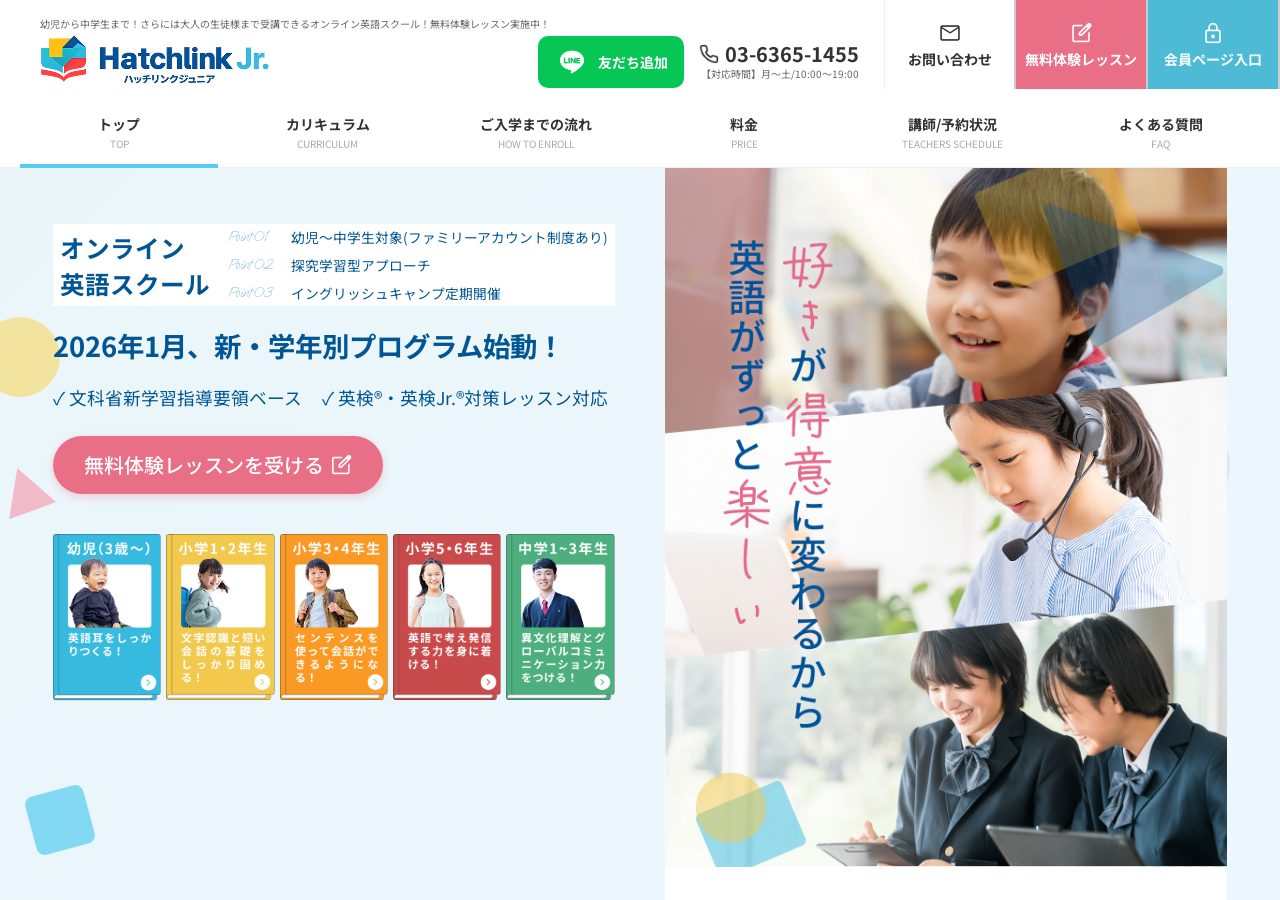
<file: index.html>
<!DOCTYPE html>
<html lang="ja">
  <head>
    <meta charset="UTF-8" />
    <meta name="viewport" content="width=device-width, initial-scale=1, maximum-scale=1, user-scalable=no">
    <title>Hatchlink Jr.</title>
    <link
      href="https://fonts.googleapis.com/css2?family=Noto+Sans+JP:wght@400;500;700&family=Oooh+Baby&display=swap"
      rel="stylesheet"
    />
    <link href="https://fonts.googleapis.com/css2?family=Yomogi&display=swap" rel="stylesheet">
    <link rel="stylesheet" href="https://cdnjs.cloudflare.com/ajax/libs/font-awesome/6.0.0-beta3/css/all.min.css">
    <link rel="stylesheet" href="https://cdn.jsdelivr.net/npm/swiper@11/swiper-bundle.min.css">
    <link rel="stylesheet" href="./css/style.css" />
  </head>
  <body >
    <div class="mainfix">
      <div class="mainfix-inner">
        <!-- Header -->
        <header class="site-header">
          <div class="header-inner">
          
            <div class="header-main">
              <p class="top-message">
                幼児から中学生まで！さらには大人の生徒様まで受講できるオンライン英語スクール！無料体験レッスン実施中！
              </p>
    
              <div class="header-main-logo">
                <div class="logo-area">
                  <img src="img/logo.png" alt="Hatchlink Jr." class="logo-img" />
                </div>
                <div class="header-actions">
                  <a href="https://lin.ee/7UckmXd" class="btn-line">
                    <img src="img/line.png" alt="LINE" class="line-img" />
                    友だち追加
                  </a>
                  <div class="mobile-phone-row">
                    <img src="img/phone.png" alt="電話" class="phone-icon">
                    <span class="phone-num">03-6365-1455</span>
                  </div>
                  <div class="header-phone">
                    <div class="phone-row">
                      <img src="img/phone.png" alt="電話" class="phone-icon">
                      <span class="phone-num">03-6365-1455</span>
                    </div>
                    <p class="phone-hours">【対応時間】<br class="br-mobile">月～土/10:00～19:00</p>
                  </div>
                  <div class="action-group">
                    <a href="https://www.hatchlinkjr.com/%E4%BA%8B%E5%8B%99%E5%B1%80%E3%81%8A%E5%95%8F%E3%81%84%E5%90%88%E3%82%8F%E3%81%9B%E3%83%95%E3%82%A9%E3%83%BC%E3%83%A0" class="action-btn btn-contact">
                      <img src="img/Image (2).png" alt="お問い合わせ" class="act-icon">
                      <span class="act-text-first">お問い合わせ</span>
                    </a>
                    <a href="https://www.hatchlinkjr.com/mypage/register" class="action-btn btn-trial">
                      <img src="img/icon_edit.svg fill.png" alt="無料体験レッスン" class="act-icon">
                      <span class="act-text">無料体験レッスン</span>
                    </a>
                    <a href="https://www.hatchlinkjr.com/mypage/login" class="action-btn btn-login">
                      <img src="img/Image (3).png" alt="会員ページ入口" class="act-icon">
                      <span class="act-text">会員ページ入口</span>
                    </a>
                  </div>
                </div>
              </div>
            </div>
            <nav class="main-nav">
              <ul class="main-nav-ul">
                <a href="/">
                  <li class="active">
                    <span class="jp">トップ</span>
                    <span class="en">TOP</span>
                  </li>
                </a>
                <a href="https://www.hatchlinkjr.com/%E3%82%B5%E3%83%BC%E3%83%93%E3%82%B9%E3%81%AB%E3%81%A4%E3%81%84%E3%81%A6">
                  <li>
                    <span class="jp">カリキュラム</span>
                    <span class="en">CURRICULUM</span>
                  </li>
                </a>
                <a href="https://www.hatchlinkjr.com/jr-how-to-enroll">
                  <li>
                    <span class="jp">ご入学までの流れ</span>
                    <span class="en">HOW TO ENROLL</span>
                  </li>
                </a>
                <a href="https://www.hatchlinkjr.com/jr-price-and-course">
                  <li>
                    <span class="jp">料金</span>
                    <span class="en">PRICE</span>
                  </li>
                </a>
                <a href="https://www.hatchlinkjr.com/jr-teachers-schedules">
                  <li>
                    <span class="jp">講師/予約状況</span>
                    <span class="en">TEACHERS SCHEDULE</span>
                  </li>
                </a>
                <a href="https://www.hatchlinkjr.com/faq-%E3%82%88%E3%81%8F%E3%81%82%E3%82%8B%E8%B3%AA%E5%95%8F">
                  <li>
                    <span class="jp">よくある質問</span>
                    <span class="en">FAQ</span>
                  </li>
                </a>
              </ul>
            </nav>
            <div class="mobile-action-row">
              <a href="#" alt="お問い合わせ" class="action-btn btn-horizontal">
                <img src="img/Horizontal Divider.png" alt="お問い合わせ" class="act-icon">
                <span class="act-text-first">メニュー</span>
              </a>
              <a href="https://www.hatchlinkjr.com/%E4%BA%8B%E5%8B%99%E5%B1%80%E3%81%8A%E5%95%8F%E3%81%84%E5%90%88%E3%82%8F%E3%81%9B%E3%83%95%E3%82%A9%E3%83%BC%E3%83%A0" class="action-btn btn-contact">
                <img src="img/Image (2).png" alt="お問い合わせ" class="act-icon">
                <span class="act-text-first">お問い合わせ</span>
              </a>
              <a href="https://www.hatchlinkjr.com/mypage/register" class="action-btn btn-trial">
                <img src="img/icon_edit.svg fill.png" alt="無料体験レッスン" class="act-icon">
                <span class="act-text">無料体験レッスン</span>
              </a>
              <a href="https://www.hatchlinkjr.com/mypage/login" class="action-btn btn-login">
                <img src="img/Image (3).png" alt="会員ページ入口" class="act-icon">
                <span class="act-text">会員ページ入口</span>
              </a>
              </a>
            </div>
            <div class="bl_drawerNav_wrapper" style="top: 163.719px;">
              <button class="bl_drawerClose" type="button" aria-label="メニューを閉じる場合はこちら" aria-hidden="false">メニューを閉じる</button>
              <nav class="bl_drawerNav" aria-hidden="false" id="bl_drawerNav">
                <ul class="bl_drawerList">
                  <li><a href="https://www.hatchlinkjr.com/0116_2/top.html" data-subtitle="TOP">トップ</a></li>
                  <li><a href="https://www.hatchlinkjr.com/%E3%82%B5%E3%83%BC%E3%83%93%E3%82%B9%E3%81%AB%E3%81%A4%E3%81%84%E3%81%A6" data-subtitle="CURRICULUM">カリキュラム</a></li>
                  <li><a href="https://www.hatchlinkjr.com/jr-how-to-enroll" data-subtitle="HOW TO ENROLL">ご入学までの流れ</a></li>
                  <li><a href="https://www.hatchlinkjr.com/jr-price-and-course" data-subtitle="PRICE">料金</a></li>
                  <li><a href="https://www.hatchlinkjr.com/jr-teachers-schedules" data-subtitle="TEACHERS SCHEDULE">講師/予約状況</a></li>
                  <li><a href="https://www.hatchlinkjr.com/faq-%E3%82%88%E3%81%8F%E3%81%82%E3%82%8B%E8%B3%AA%E5%95%8F" data-subtitle="FAQ">よくある質問</a></li>
                </ul>
              </nav>
            </div>
          </div>
        </header>
    
        <!-- Hero Section -->
        <div class="page-grid">
          <div class="left-col" >
            <section class="hero-bg" >
              <div class="shape shape-yellow-circle"></div>
              <div class="shape shape-pink-triangle"></div>
              <div class="shape shape-blue-square"></div>
              <div class="shape shape-blue-circle-small"></div>
    
              <div class="hero-group">
                <div class="hero-text-content">
                  <div class="hero-online">
                    <h1 class="hero-title">オンライン<br>英語スクール</h1>
                    <ul class="point-list">
                      <li>
                        <span class="cursive-point">Point 01</span>
                        幼児〜中学生対象(ファミリーアカウント制度あり)
                      </li>
                      <li>
                        <span class="cursive-point">Point 02</span> 探究学習型アプローチ
                      </li>
                      <li>
                        <span class="cursive-point">Point 03</span>
                        イングリッシュキャンプ定期開催
                      </li>
                    </ul>
                  </div>
                  <div class="main-message">
                    <h2>
                      2026<span class="small">年</span>1<span class="small">月、</span
                      >新・学年別プログラム始動！
                    </h2>
                  </div>
                  <div class="check-list">
                    <p>✓ 文科省新学習指導要領ベース&nbsp;&nbsp;&nbsp;&nbsp;&nbsp;✓ 英検®・英検Jr.®対策レッスン対応</p>
                  </div>
                  <div class="button-center hero-button">
                    <a href="https://www.hatchlinkjr.com/mypage/register" class="btn-curr-cta">
                      <p>無料体験レッスンを受ける</p>
                      <div class="vector-img">
                        <img src="./img/Vector.png" alt="">
                      </div>
                    </a>
                  </div>
                </div>
                
                <div class="allgrades">
                  <div class="grade">
                    <img src="./img/幼児t.png" alt="">
                  </div>
                  <div class="grade">
                    <img src="./img/小1・２t.png" alt="">
                  </div>
                  <div class="grade">
                    <img src="./img/小3・4 (1)t.png" alt="">
                  </div>
                  <div class="grade">
                    <img src="./img/小5・6 (3)t.png" alt="">
                  </div>
                  <div class="grade">
                    <img src="./img/中学生 (1)t.png" alt="">
                  </div>
                </div>
              </div>
            </section>
            <div class="scrollright">
              <div class="right-col">
                <div class="image-wrapper-pc">
                  <img
                    src="img/FV-pc.png"
                    alt="Smiling Children"
                    class="main-visual"
                  />
                </div>
                <div class="image-wrapper">
                  <img
                    src="img/herob2.png"
                    alt="Smiling Children"
                    class="main-visual"
                  />
                </div>
        
        
                <div class="maxwith">
                  <div class="maxwith-background">
                    <img src="./img/maxwith.png" alt="" class="maxwith-img">
                  </div>
        
                  <div class="max-hero-text-content">
                    <h1 class="max-hero-title">オンライン英語スクール</h1>
                    <ul class="max-point-list">
                      <li>
                        <p><span class="max-cursive-point">Point 01</span></p>
                        <p>幼児〜中学生対象(ファミリーアカウント制度あり)</p>
                      </li>
                      <li>
                        <p><span class="max-cursive-point">Point 02</span></p>
                        <p>探究学習型アプローチ</p>
                      </li>
                      <li>
                        <p><span class="max-cursive-point">Point 03</span></p>
                        <p>イングリッシュキャンプ定期開催</p>
                      </li>
                    </ul>
                    <div class="max-main-message">
                      <h2>
                        2026<span class="small">年</span>1<span class="small">月、</span>新・学年別プログラム始動！
                      </h2>
                    </div>
        
                    <div class="max-check-list">
                      <p>✓ 文科省新学習指導要領ベース</p>
                      <p>✓ 英検®・英検Jr.®対策レッスン対応</p>
                    </div>
                    <a href="https://www.hatchlinkjr.com/mypage/register" class="max-hero-cta-btn">
                      <span>無料体験レッスンを受ける&nbsp;</span>
                      <img src="./img/icon_edit.svg fill.png" alt="">
                    </a>
                  </div>
                </div> 
              
                
                <!-- News Section -->
                <section class="news-section">
                  <div class="section-header">
                    <span class="section-label">NEWS</span>
                    <h3 class="section-title">新着情報</h3>
                  </div>
                  <div class="news-boder">
                    <div class="news-list">
                      <article class="news-item">
                        <div class="news-meta">
                          <span class="date">2025.12.28</span>
                          <span class="tag tag-blue">休校日のお知らせ</span>
                        </div>
                        <p class="news-body">
                          【重要】2025年
                          年末年始のサポート窓口休業のお知らせ　休業日：12月25日（木）、および12月30日（火）〜1月4日（日）／年始は1月5日（月）より順次サポート業務を再開いたします。期間中はご不便をおかけいたしますが、何卒ご理解いただきますようお願い申し上げます。
                        </p>
                      </article>
                      <article class="news-item">
                        <div class="news-meta">
                          <span class="date">2025.12.28</span>
                          <span class="tag tag-blue">おすすめ</span>
                        </div>
                        <p class="news-body">
                          【受付開始!】2026年春ジュニアキャンプinバコロド開催決定&オンライン説明会のご案内
                        </p>
                      </article>
                      <article class="news-item">
                        <div class="news-meta">
                          <span class="date">2025.12.28</span>
                          <span class="tag tag-blue">お知らせ</span>
                        </div>
                        <p class="news-body">ホームページをリニューアルしました</p>
                      </article>
                    </div>
                  </div>
                </section>
        
                <!-- Curriculum Section -->
                <section class="curriculum-section">
                  <div class="curr-header-wrap">
                    <div class="section-header">
                      <span class="section-label">CURRICULUM</span>
                      <h3 class="section-title">学年から探す</h3>
                    </div>
                  </div>
                  
                  <div class="book-carousel-re">
                    <div class="book-card blue">
                      <img src="./img/小5・6.png" alt="">
                    </div>
          
                    <div class="book-card yellow">
                      <img src="./img/小5・6 (1).png" alt="">
                    </div>
          
                    <div class="book-card red">
                      <img src="./img/小3・4.png" alt="">
                    </div>
                    
                    <div class="book-card green">
                      <img src="./img/小5・6 (2).png" alt="">
                    </div>
          
                    <div class="book-card orange">
                      <img src="./img/中学生.png" alt="">
                    </div>
                  </div>
        
                  <div class="curr-footer">
                    <p class="curr-note">『できる』が増えたら、次の学年へ</p>
                    <div class="button-center">
                      <a href="https://www.hatchlinkjr.com/mypage/register" class="btn-curr-cta">
                        <p>無料体験レッスンを受ける</p>
                        <div class="vector-img">
                          <img src="./img/Vector.png" alt="">
                        </div>
                      </a>
                    </div>
                  </div>
                </section>
                <section class="threechild-section">
                  <img src="./img/threechild.png" alt="" class="threechild-section-img">
                </section>
        
                <!-- Event n etc. Section -->
                <div class="event-voice-cta-container">
                  <!-- Event Section -->
                  <section class="event-section">
                    <div class="event-header">
                      <span class="event-label">| EVENT</span>
                      <h3 class="event-title">イベント情報</h3>
                      <p class="event-desc">
                        ハッチリンクジュニアでは、
                        定期的に楽しく魅力的なイベントを多数開催しています。ぜひチェックしてみてください！
                      </p>
                    </div>
                    <div class="event-carousel swiper">
                      <div class="swiper-wrapper">
                        <div class="swiper-slide">
                          <img src="./img/carasel2-1.png" alt="交流会イベント">
                        </div>
                        <div class="swiper-slide">
                          <img src="img/carasel2-2.png" alt="" />
                        </div>
                        <div class="swiper-slide">
                          <img src="./img/carasel2-3.png" alt="">
                        </div>
                      </div>
                    </div>
                    <button class="carousel-nav nav-left swiper-button-prev">
                      <svg width="8" height="14" viewBox="0 0 8 14" fill="none">
                        <path d="M7 1L1 7L7 13" stroke="#56ccf2" stroke-width="2" stroke-linecap="round"/>
                      </svg>
                    </button>
                    <button class="carousel-nav nav-right swiper-button-next">
                      <svg width="8" height="14" viewBox="0 0 8 14" fill="none">
                        <path d="M1 1L7 7L1 13" stroke="#56ccf2" stroke-width="2" stroke-linecap="round"/>
                      </svg>
                    </button>
                      
                      <!-- Diagonal blue overlay -->
                      <div class="bluetrangle">
                        <img src="./img/bluetrangle.png" alt="">
                      </div>
                    </section>
                </div>
        
                <section class="study-section">
                  <img src="./img/study(PC).png" alt="" class="study-pc-img">
                  <img src="./img/study.png" alt="" class="study-img">
                  <img src="./img/study(sp).png" alt="" class="study-sp-img">
                </section>
        
                <!-- Reasons Section -->
                  <div class="reasons-header">
                    <div class="reasons-label-wrap">
                      <span class="reasons-label">REASONS</span>
                    </div>
                    <h3 class="reasons-title">
                      選ばれる <span class="num">5</span> つの理由
                    </h3>
                  </div>
          
                  <div class="reason-separator"></div>
          
                  <div class="reason-block">
                    <div class="reason-num"><img src="./img/01.png" alt=""></div>
                    <div class="reason-text-area">
                      <h4 class="reason-head">確かな学習効果</h4>
                      <p class="reason-sub">
                        新学習指導要領をベースにした「使える」カリキュラム
                      </p>
                      <p class="reason-desc">
                        "聞く"、"話す"に加え、学習指導要領で重要視される"読む"、"書く"の力もバランスよく育成。英語４技能を総合的に伸ばすことができます。
                      </p>
                    </div>
                    <div class="reason-img-area">
                      <img src="img/reason1.png" alt="学習効果" />
                    </div>
                  </div>
          
                  <div class="reason-separator"></div>
          
                  <div class="reason-block">
                    <div class="reason-num"><img src="./img/02.png" alt=""></div>
                    <div class="reason-text-area">
                      <h4 class="reason-head">知的好奇心を刺激</h4>
                      <p class="reason-sub">英語で学ぶ「探究学習」イベント</p>
                      <p class="reason-desc">
                        Science, Coding,
                        Artなど、子どもの「知りたい！」を引き出す特別レッスンを定期開催。英語"を"学ぶだけでなく、英語"で"学ぶ楽しさを体験し、思考力や表現力を育みます。
                      </p>
                    </div>
                    <div class="reason-img-area">
                      <img src="img/reason2.png" alt="探究学習" />
                    </div>
                  </div>
          
                  <div class="reason-separator"></div>
          
                  <div class="reason-block">
                    <div class="reason-num"><img src="./img/03.png" alt=""></div>
                    <div class="reason-text-area">
                      <h4 class="reason-head">最良の伴走者</h4>
                      <p class="reason-sub">児童専門のプロ講師陣と日本人サポート</p>
                      <p class="reason-desc">
                        採用率5%の厳しい審査をパスした、子ども教育のプロフェッショナルが担当。一人ひとりの個性やレベルに合わせ、明るく楽しく、そして熱心に指導を行います。
                      </p>
                    </div>
                    <div class="reason-img-area">
                      <img src="img/reason3.png" alt="プロ講師" />
                    </div>
                  </div>
          
                  <div class="reason-separator"></div>
          
                  <div class="reason-block">
                    <div class="reason-num"><img src="./img/04.png" alt=""></div>
                    <div class="reason-text-area">
                      <h4 class="reason-head">無料シェア</h4>
                      <p class="reason-sub">ご家族シェア・兄弟シェア可能</p>
                      <p class="reason-desc">
                        兄弟姉妹、ご両親など、1つのアカウントを家族みんなでシェアできます。無駄なくお得に、家族全員で英会話を楽しむことができます。
                      </p>
                    </div>
                    <div class="reason-img-area">
                      <img src="img/reason4.png" alt="家族シェア" />
                    </div>
                  </div>
          
                  <div class="reason-separator"></div>
          
                  <div class="reason-block">
                    <div class="reason-num"><img src="./img/05.png" alt=""></div>
                    <div class="reason-text-area">
                      <h4 class="reason-head">英検対策</h4>
                      <p class="reason-sub">
                        初めての英検®︎合格から、その先のアカデミックな英語へ
                      </p>
                      <p class="reason-desc">
                        英検®︎Jr.から英検®︎5級〜2級まで、各レベルに合わせた試験対策レッスンをご用意しました。合格のテクニックだけでなく、実践で"使える"本当の英語力を同時に養います。
                      </p>
                    </div>
                    <div class="reason-img-area">
                      <img src="img/reason5.png" alt="英検対策" />
                    </div>
                  </section>
                </div>
                
                <!-- Teachers Section -->
                <section class="teachers-section">
                  <img src="./img/Rectangle 62.png" alt="" class="teachers-img">
                  <div class="teachers-inner">
                    <div class="teachers-header-area">
                      <div class="teachers-header">
                        <div class="teachers-label-wrap">
                          <span class="teachers-label">TEACHERS</span>
                        </div>
                        <h3 class="teachers-title">講師紹介</h3>
                      </div>
                    </div>
          
                    <div class="teacher-intro-box">
                      <h2>ハッチリンクジュニアの<br />英語講師ってどんな人？</h2>
                      <div class="cloud-abosolute">
                        <img src="./img/cloud.png" alt="">
                      </div>
                    </div>
          
                    <p class="teacher-lead-text">
                      教員資格保持者を中心に、元気で明るく、子供さんの気持ちによりそう講師陣
                    </p>
          
                    <div class="teacher-points-list">
                      <div class="point-item">
                        <div class="point-icon-wrapper">
                          <span class="point-check">✔</span>
                        </div>
                        <div class="point-content">
                          <h4 class="point-title">高い英語指導力</h4>
                          <p class="point-desc">
                            教職課程修了者やTESOL・TEFL等の資格を持つ講師が、正確で分かりやすい英語指導を行います。
                          </p>
                        </div>
                      </div>
          
                      <div class="point-item">
                        <div class="point-icon-wrapper">
                          <span class="point-check">✔</span>
                        </div>
                        <div class="point-content">
                          <h4 class="point-title">
                            子どもたちへの指導に情熱を持つ講師陣
                          </h4>
                          <p class="point-desc">
                            子どもたちに英語を教えたいという強い想いを持ち、学びを大切にする姿勢でレッスンを提供します。
                          </p>
                        </div>
                      </div>
          
                      <div class="point-item">
                        <div class="point-icon-wrapper">
                          <span class="point-check">✔</span>
                        </div>
                        <div class="point-content">
                          <h4 class="point-title">
                            子どもが大好きで、目線に立ったレッスン
                          </h4>
                          <p class="point-desc">
                            子どもの気持ちを理解し、一人ひとりのレベルや性格に合わせたやさしく丁寧な指導が特長です。
                          </p>
                        </div>
                      </div>
          
                      <div class="point-item">
                        <div class="point-icon-wrapper">
                          <span class="point-check">✔</span>
                        </div>
                        <div class="point-content">
                          <h4 class="point-title">
                            安心して学べるコミュニケーション力
                          </h4>
                          <p class="point-desc">
                            明るく親しみやすい講師が、英語が初めてのお子さまでも安心して参加できる雰囲気を作ります。
                          </p>
                        </div>
                      </div>
                    </div>
          
                    <div class="steps-container">
                      <h3 class="steps-main-title">＼ デビューまでのステップ ／</h3>
          
                      <div class="steps-grid">
                        <div class="step-card">
                          <div class="step-header">
                            <span class="step-cursive">Step 01</span>
                            <span class="step-label">厳選な採用基準</span>
                          </div>
                          <div class="step-body">
                            <ul>
                              <li>書類審査</li>
                              <li>２度の面接</li>
                              <li>デモ授業</li>
                            </ul>
                          </div>
                        </div>
          
                        <div class="step-card">
                          <div class="step-header">
                            <span class="step-cursive">Step 02</span>
                            <span class="step-label">OJT研修30時間</span>
                          </div>
                          <div class="step-body">
                            <p class="step-text">
                              日本の子供達へ<br />指導欲・適正の<br />見極め
                            </p>
                          </div>
                        </div>
          
                        <div class="step-card">
                          <div class="step-header">
                            <span class="step-cursive">Step 03</span>
                            <span class="step-label">実地研修50時間</span>
                          </div>
                          <div class="step-body">
                            <p class="step-text">
                              年齢・レベル別<br />コーチング技術<br />の向上
                            </p>
                          </div>
                        </div>
                      </div>
                    </div>
                  </div>
                </section>
          
                <!-- Satisfaction Section -->
                <section class="satisfaction-section">
                  <!-- <div class="satisfaction-section-img"> -->
                    <img src="./img/semi.png" alt="" class="satisfaction-header">
                    <img src="./img/semi_sp.png" alt="" class="satisfaction-header-sp">
                  <!-- </div> -->
          
                </section>
                <!-- Promo Side Column Section -->
                <div class="promo-column">     
                  <article class="promo-card">
                    <div class="promo-img-wrapper"> 
                      <img
                        src="img/computer.png"
                        alt="Family using laptop"
                        class="promo-img"
                      />
                    </div>
                    <div class="promo-content">
                      <h4 class="promo-sub">1つのアカウントで家族みんな楽しめる！</h4>
                      <h3 class="promo-title">アカウントシェアのご紹介</h3>
          
                      <p class="promo-text">
                        1つの会員アカウントで、ご兄弟、ご家族の方々もご受講が可能です。ハッチリンクジュニアは子供専用オンライン英会話スクールですがお母様、お父様もアカウントを共有し英会話レッスンを受講することが出来ます。
                      </p>
                      <p class="promo-text">
                        例えば月16回プランを選んで、月曜日・水曜日は一番上のお兄ちゃん、金曜日は下のお子さん、土曜日はお父さん！なんてことにも1つのアカウントで可能です。
                      </p>
                      <p class="promo-text">
                        親御様がご受講される際の大人向け英会話教材も多数ご用意しております。
                      </p>
                    </div>
                  </article>
          
                  
                  <article class="promo-card">
                    <div class="promo-img-wrapper">
                      
                      <img
                        src="./img/promo-test.png"
                        alt="English Test Paper"
                        class="promo-img"
                      />
                    </div>
                    <div class="promo-content">
                      <h4 class="promo-sub">
                        英検合格のプロが、お子様の「自学自習」を徹底サポート。
                      </h4>
                      <h3 class="promo-title">英検コーチングプログラム</h3>
          
                      <p class="promo-text">
                        オンラインレッスンに「コーチング」をプラス。お子様に合わせた学習計画と丁寧な課題添削で、合格まで迷わせません。苦手なパートを自信に変える、新しい学びのカタチ。
                      </p>
          
                      <div class="promo-btn-wrapper">
                        <a href="#" class="btn-promo-pink">
                          プログラムの全容はこちら <span class="arrow">></span>
                        </a>
                      </div>
                    </div>
                  </article>
          
                    <!-- Voice Section -->
                    <section class="voice-section">
                      <div class="voice-header-container">
                        <div class="voice-header">
                          <span class="voice-label">| VOICE</span>
                          <h3 class="voice-title">お客様の声</h3>
                        </div>
                      </div>
          
                      <div class="voice-list">
                        <div class="voice-card left">
                          <p class="voice-text">
                            あんなに人見知りだった子<br />
                            が、今では<span class="marker">先生と笑いながら</span><br />
                            話しています
                          </p>
                          <p class="voice-meta">5歳・母</p>
                        </div>
          
                        <div class="voice-card right">
                          <p class="voice-text">
                            学校の英語の授業で<span class="marker">自信満々</span><br />
                            <span class="marker">に発言している</span>と聞き、驚い<br />
                            ています
                          </p>
                          <p class="voice-meta">小4・父</p>
                          <span class="voice-tail right"></span>
                        </div>
          
                        <div class="voice-card left">
                          <p class="voice-text">
                            <span class="marker">英検準2級に一発合格！</span>本人<br />
                            の興味に合わせた話題を振っ<br />
                            てくれるので、反抗期でも楽<br />
                            しく続いています
                          </p>
                          <p class="voice-meta">中2・母</p>
                        </div>
                      </div>
          
                      <!-- CTA inside voice section -->
                    </section>
                    <div class="voice-cta-area">
                      <img src="./img/CTA.png" alt="" class="cta-bg-img" />
                      <div class="voice-cta-content">
                        <div class="voice-future">
                          <p>さあ、英語の先にある</p>
                          <p class="voice-future-font">ワクワクする未来へ</p>
                        </div>
                        <p class="voice-cta-desc">
                          まずは2回の無料体験レッスンで、英語が<br />
                          "楽しい"に変わるのを感じてみませんか。
                        </p>
                        <a href="https://www.hatchlinkjr.com/mypage/register" class="btn-voice-cta">
                          <span>無料体験レッスンを受ける&nbsp;</span>
                          <img src="./img/icon_edit.svg fill.png" alt="">
                        </a>
                      </div>
                    </div>
          
                <!-- Promo Banners Section -->
          <div class="banner-promo-section">
          
          <div class="banner-top-area">
            <div class="banner-col-left">
              <a href="#" class="promo-link">
                <img src="./img/Link1.png" alt="User Voices" class="banner-img border-style" />
              </a>
              <a href="#" class="promo-link">
                <img src="./img/link5.png" alt="Textbooks" class="banner-img" />
              </a>
              <a href="#" class="promo-link">
                <img src="./img/Link3.png" alt="Campaign" class="banner-img" />
              </a>
            </div>
          
            <div class="banner-col-right">
              <a href="#" class="promo-link">
                <img src="./img/link4.png" alt="Hatchlink Baby" class="banner-img border-style" />
              </a>
            </div>
          </div>
          
          <div class="banner-bottom-area">
            <a href="#" class="promo-link">
              <img src="./img/link1 (1).png" alt="Grade 5-6 Course" class="banner-img border-style" />
            </a>
          </div>
          
          </div>
          <div class="column-footer-section">
          
          <div class="footer-content-gray">
            <div class="footer-top-links">
              <a href="https://www.hatchlinkjr.com/0116_2/top.html">子供英会話TOP</a>
              <a href="https://www.hatchlinkjr.com/mypage/login">会員ページ</a>
              <a href="https://www.hatchlinkjr.com/mypage/register">無料会員登録</a>
            </div>
          
            <div class="footer-cols">
              <div class="fc-left">
                <div class="fc-group">
                  <a href="https://www.hatchlinkjr.com/%E3%82%B5%E3%83%BC%E3%83%93%E3%82%B9%E3%81%AB%E3%81%A4%E3%81%84%E3%81%A6">カリキュラム</a>
                  <a href="https://www.hatchlinkjr.com/jr-price-and-course">料金</a>
                  <a href="https://www.hatchlinkjr.com/jr-how-to-enroll">ご入学までの流れ</a>
                  <a href="https://www.hatchlinkjr.com/jr-teachers-schedules">講師紹介</a>
                </div>
          
                <div class="fc-group">
                  <a href="https://aoba-bbt.global/">会社概要</a>
                  <a href="https://www.hatchlinkjr.com/%E7%89%B9%E5%AE%9A%E5%95%86%E5%8F%96%E5%BC%95%E6%B3%95%E3%81%AB%E5%9F%BA%E3%81%A5%E3%81%8F%E8%A1%A8%E8%A8%98">特定商取引法に基づく表記</a>
                  <a href="https://www.hatchlinkjr.com/%E7%89%B9%E5%AE%9A%E5%95%86%E5%8F%96%E5%BC%95%E6%B3%95%E3%81%AB%E5%9F%BA%E3%81%A5%E3%81%8F%E8%A1%A8%E8%A8%98">利用規約</a>
                  <a href="https://www.hatchlinkjr.com/%E3%83%97%E3%83%A9%E3%82%A4%E3%83%90%E3%82%B7%E3%83%BC%E3%83%9D%E3%83%AA%E3%82%B7%E3%83%BC">プライバシーポリシー</a>
                  <a href="https://www.hatchlinkjr.com/blog/2022%E5%B9%B4%E5%A4%8F%E4%BC%91%E3%81%BF%E3%82%AA%E3%83%B3%E3%83%A9%E3%82%A4%E3%83%B3%E3%82%B8%E3%83%A5%E3%83%8B%E3%82%A2%E3%82%AD%E3%83%A3%E3%83%B3%E3%83%97%E9%96%8B%E5%82%AC%E6%B1%BA%E5%AE%9A/">夏休みオンライン・ジュニアキャンプ</a>
                </div>
          
                <div class="fc-group">
                  <a href="https://www.hatchlinkjr.com/%E4%BA%8B%E5%8B%99%E5%B1%80%E3%81%8A%E5%95%8F%E3%81%84%E5%90%88%E3%82%8F%E3%81%9B%E3%83%95%E3%82%A9%E3%83%BC%E3%83%A0">メールでお問い合わせ</a>
                  <a href="https://www.facebook.com/hatchlinkjr">Facebook</a>
                  <a href="https://www.instagram.com/hatchlink_junior/">Instagram</a>
                </div>
              </div>
          
              <div class="fc-right">
                <div class="fc-group">
                  <a href="https://www.hatchlinkjr.com/faq-%E3%82%88%E3%81%8F%E3%81%82%E3%82%8B%E8%B3%AA%E5%95%8F">よくある質問/FAQ</a>
                  <a href="https://www.hatchlinkjr.com/%E3%83%86%E3%82%AD%E3%82%B9%E3%83%88%E3%83%96%E3%83%83%E3%82%AF">おすすめ英語教材</a>
                </div>
          
                <div class="fc-group spacer-1">
                  <a href="https://www.hatchlinkjr.com/news_release/160">第12回スピーチコンテスト</a>
                  <a href="https://www.hatchlinkjr.com/news_release/17">フィリピンの子供達と英語文通</a>
                </div>
          
                <div class="fc-group spacer-2">
                  <a href="https://www.hatchlinkjr.com/blog/">公式ブログ</a>
                  <a href="https://www.hatchlinkjr.com/%E3%81%8A%E5%8F%8B%E9%81%94%E7%B4%B9%E4%BB%8B%E7%89%B9%E5%85%B8">お友達紹介特典</a>
                  <a href="https://www.hatchlinkjr.com/school">学校・塾向けサービス</a>
                </div>
              </div>
            </div>
          
            <div class="footer-ssl-info">
              <p>
                SSLによるセキュリティ通信当サイトでは、お客様が入力された 個人情報を安全に送受信するために、<br>
                SSL (Secure SocketLayer)を利用した 暗号化通信を採用しています
              </p>
            </div>
          </div>
          
          <div class="footer-copyright-bar">
            © 2010-2026 こども専用オンライン英会話 ハッチリンクジュニア
          </div>
          
          </div>
                    </div>
              </div>
            </div>
          </div>
        </div>
      </div>
    </div>

    <script src="https://cdn.jsdelivr.net/npm/swiper@11/swiper-bundle.min.js"></script>
    <script src="js/top.js"></script>
    <script>
  document.addEventListener('keydown', function(e) {
    if ((e.ctrlKey || e.metaKey) && (e.key === '+' || e.key === '-' || e.key === '=')) {
        e.preventDefault(); // blocks zoom in/out
    }
});

document.addEventListener('wheel', function(e) {
    if (e.ctrlKey) {
        e.preventDefault(); // blocks zoom with Ctrl + mouse wheel
    }
}, { passive: false });
    </script>
  </body>
  
</html>
</file>
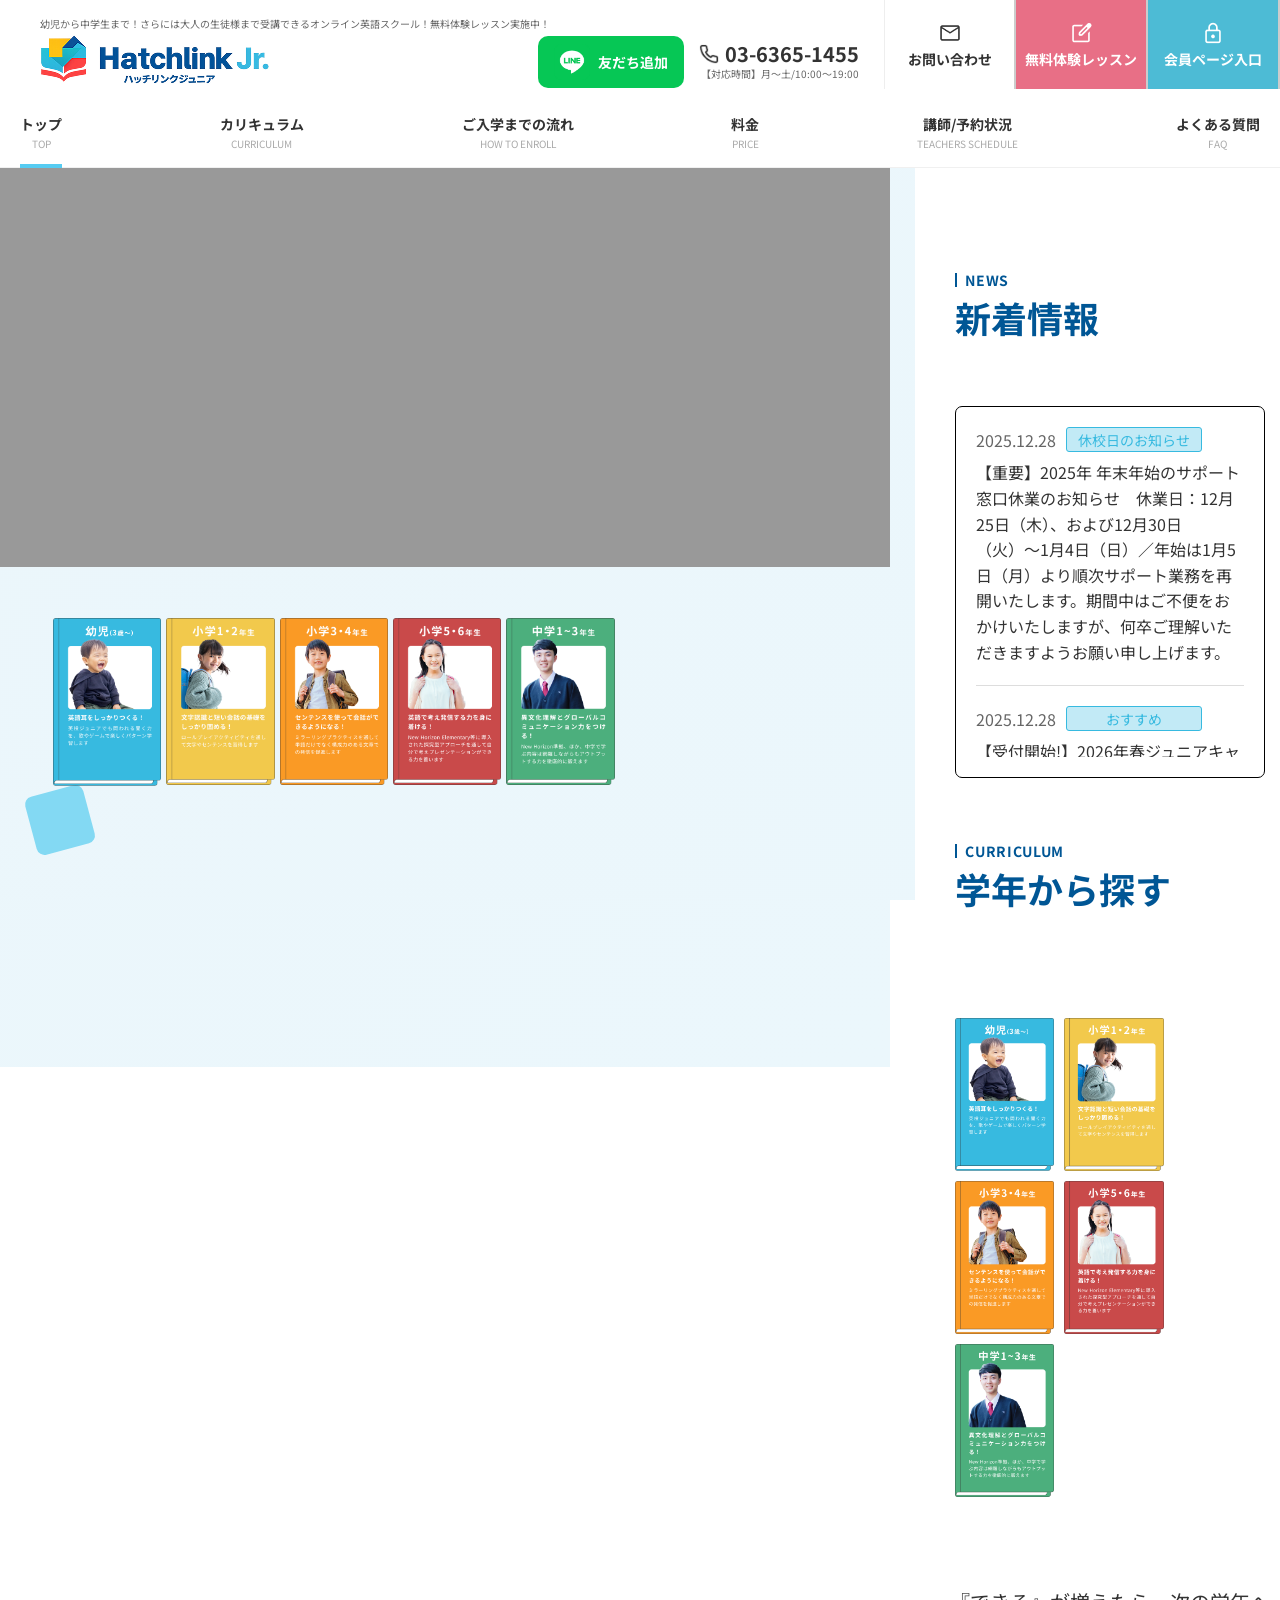
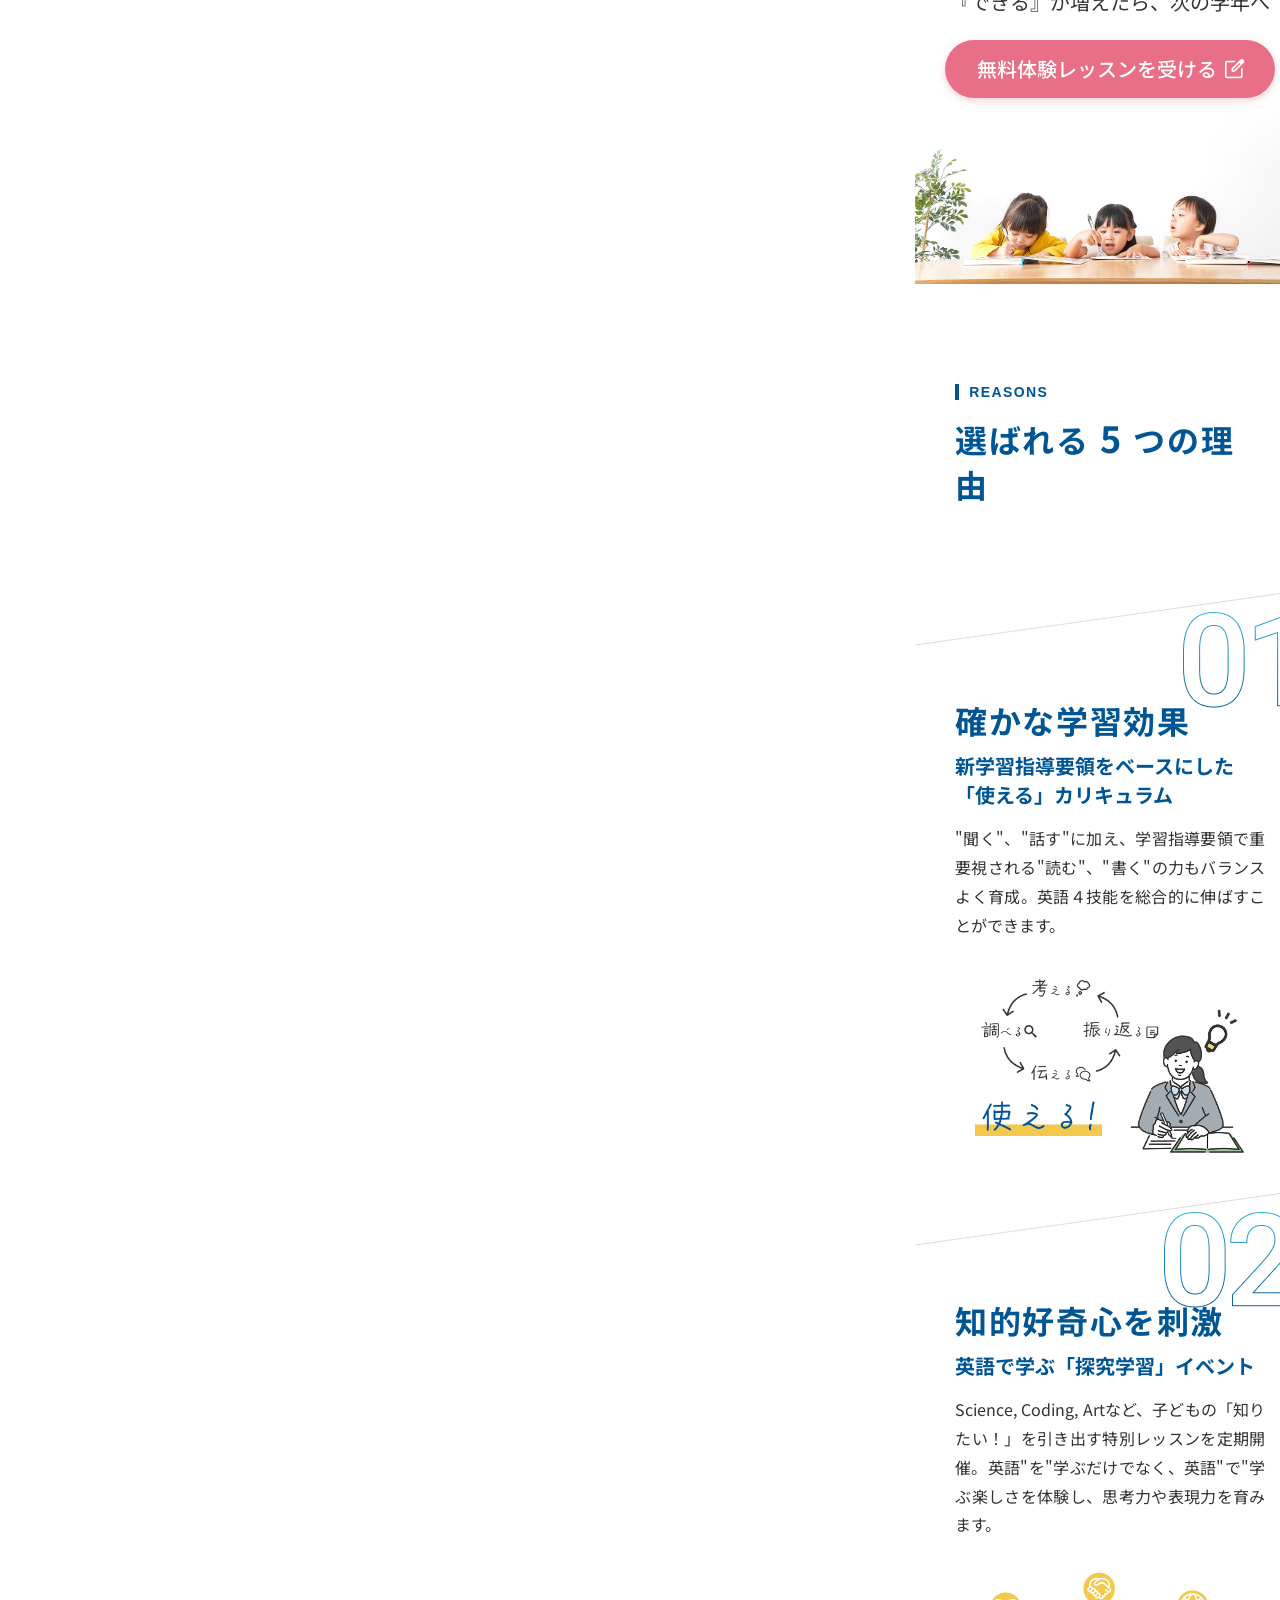
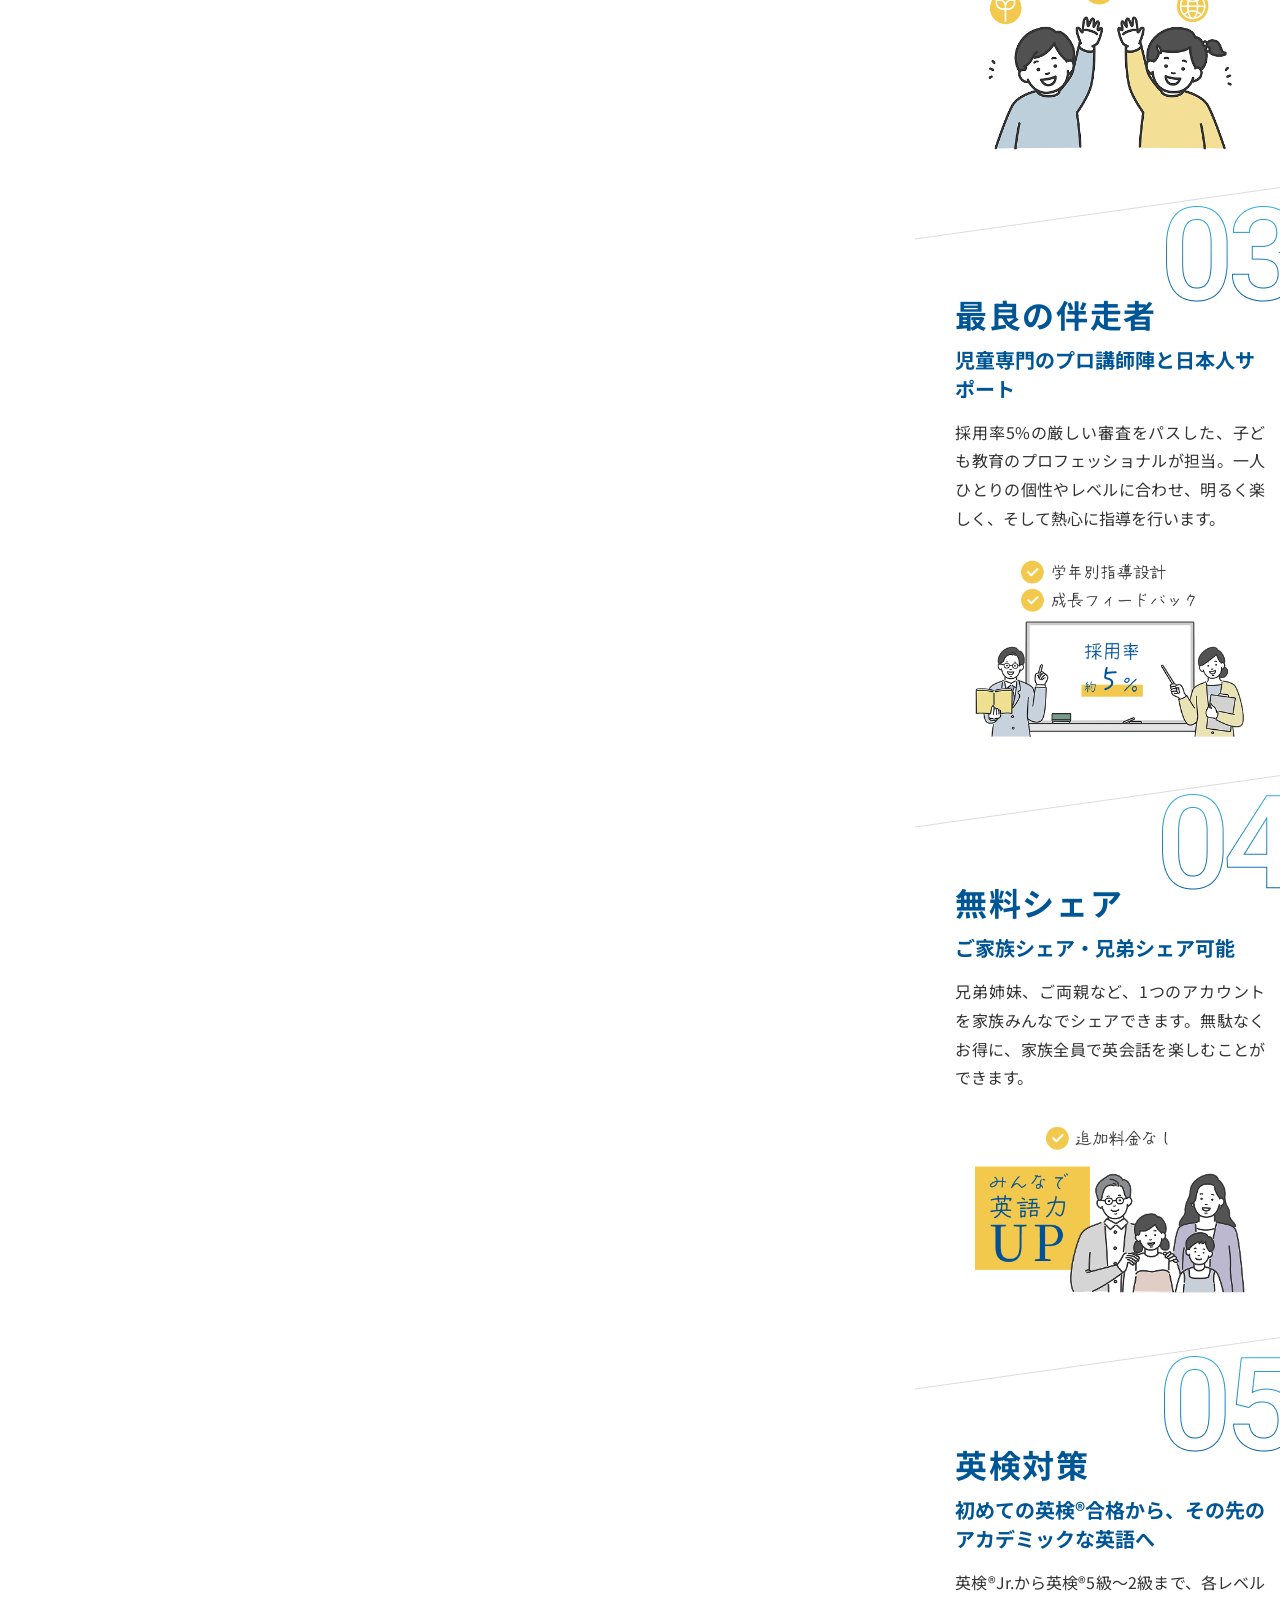
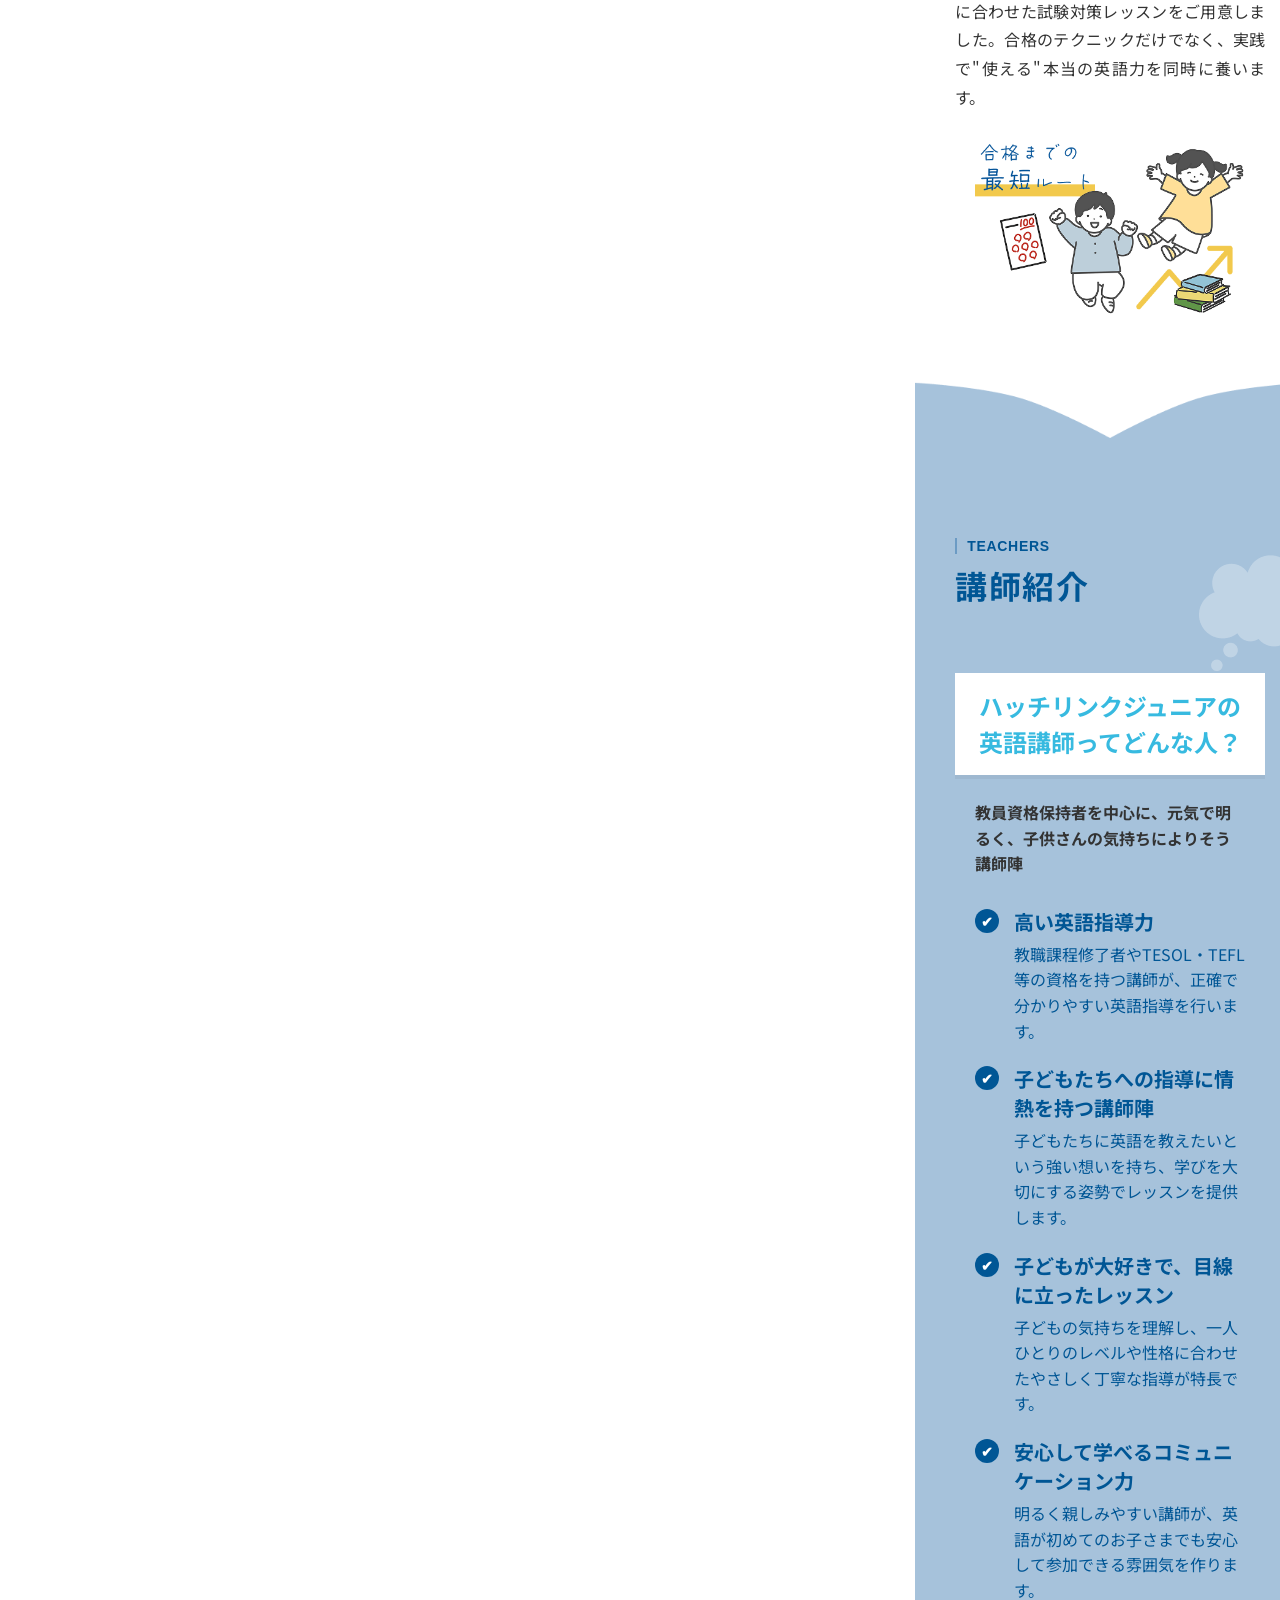
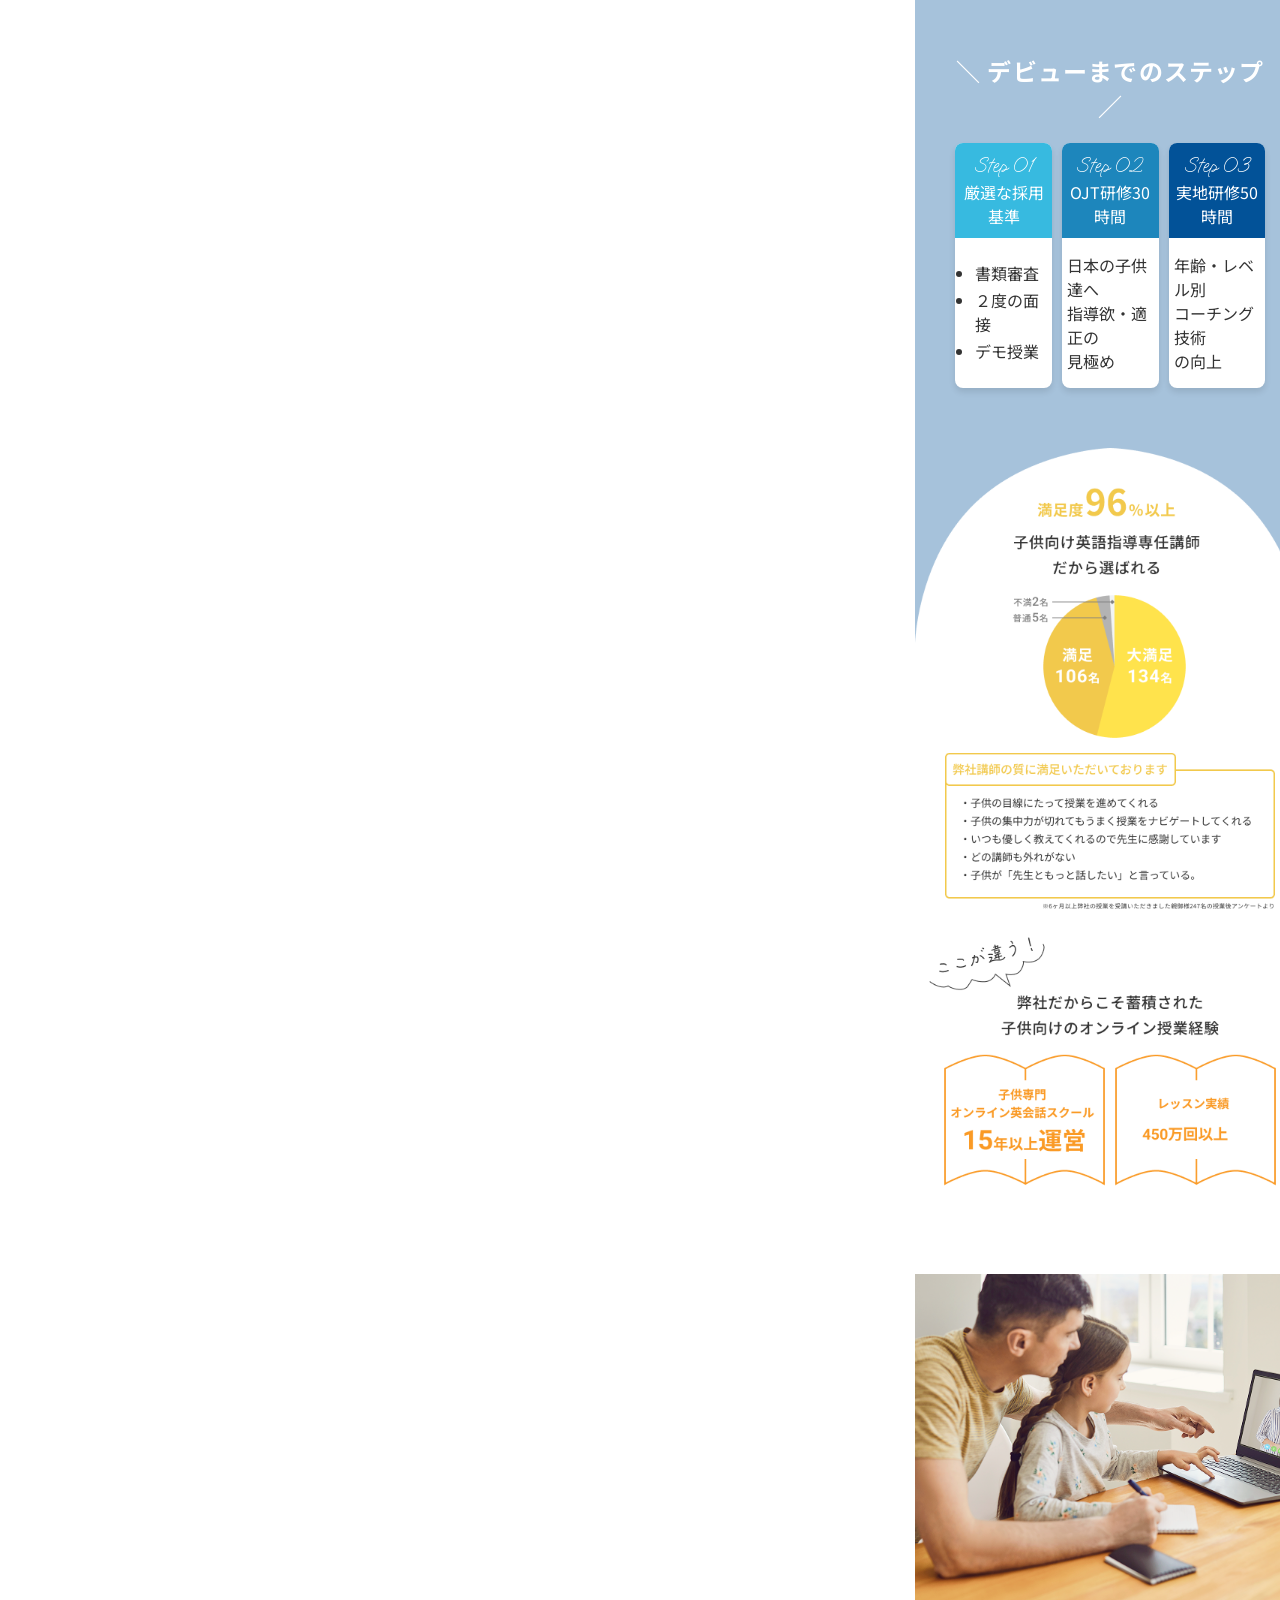
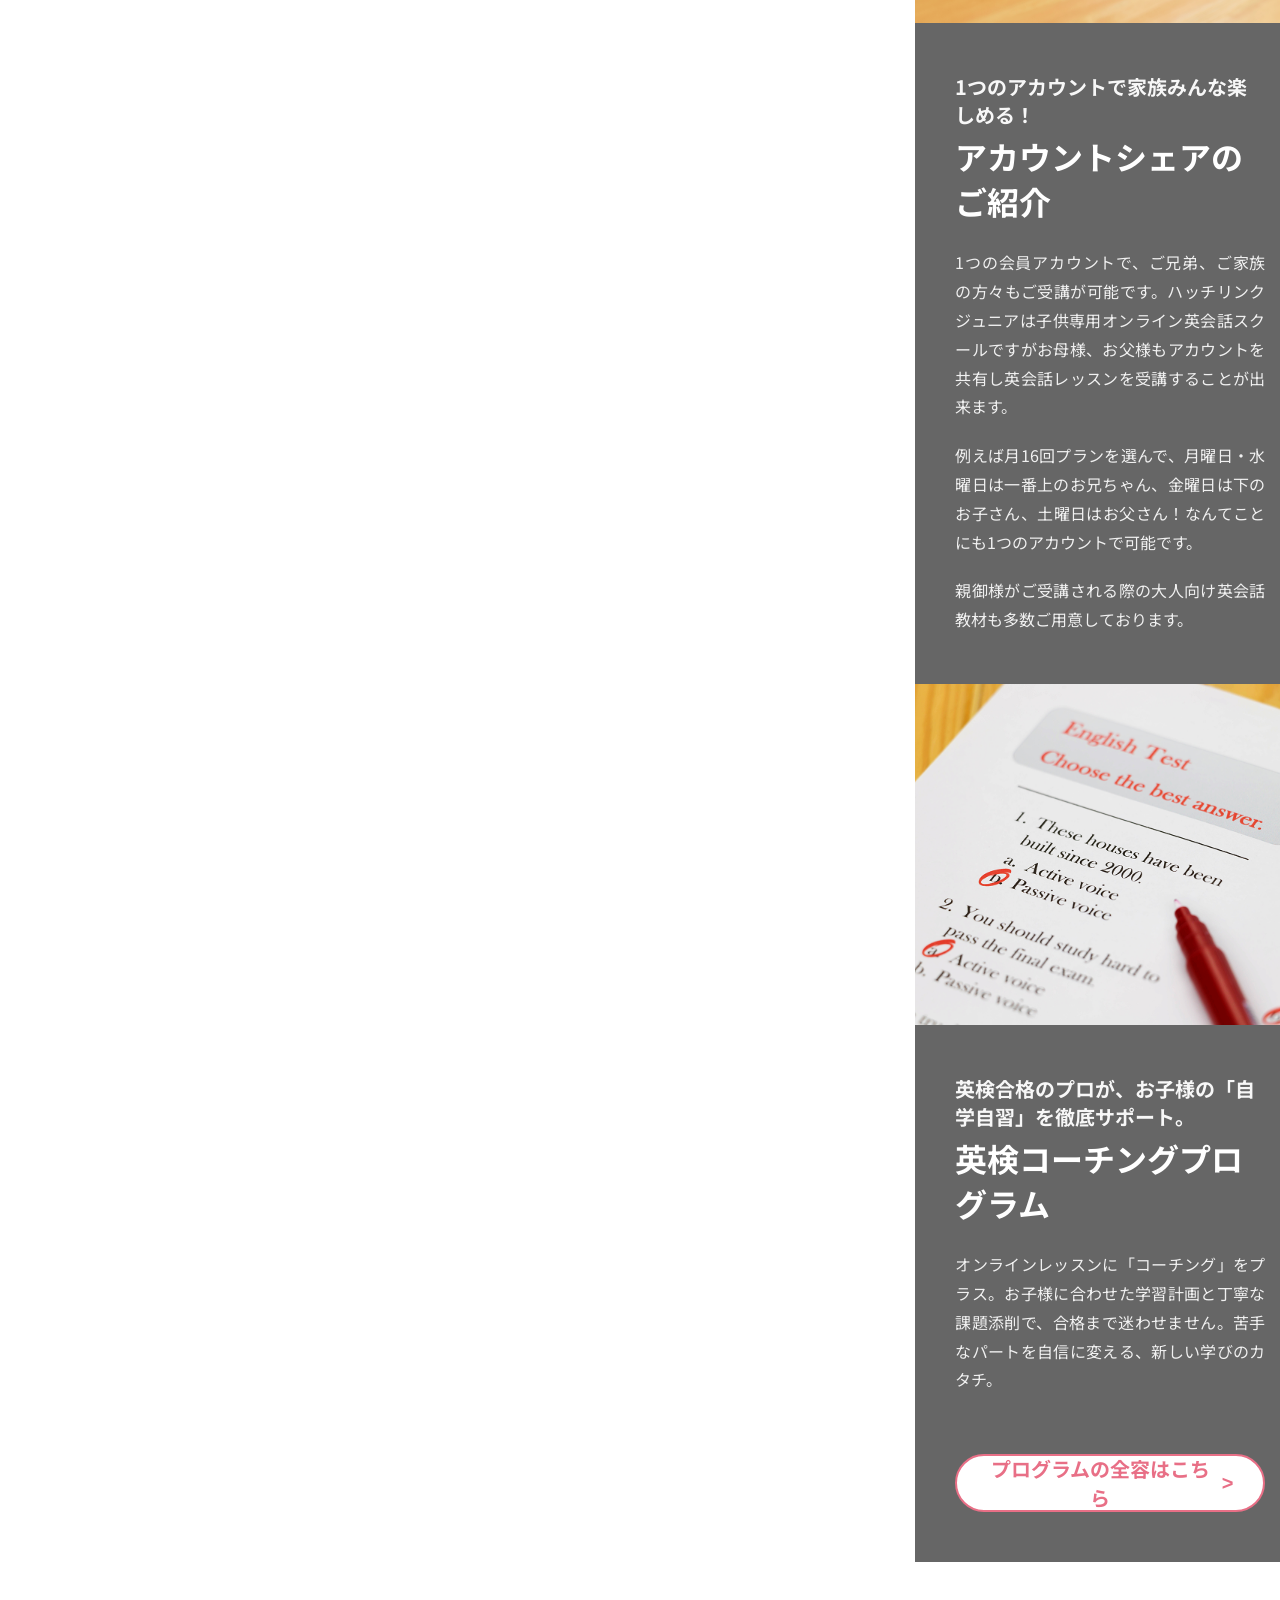
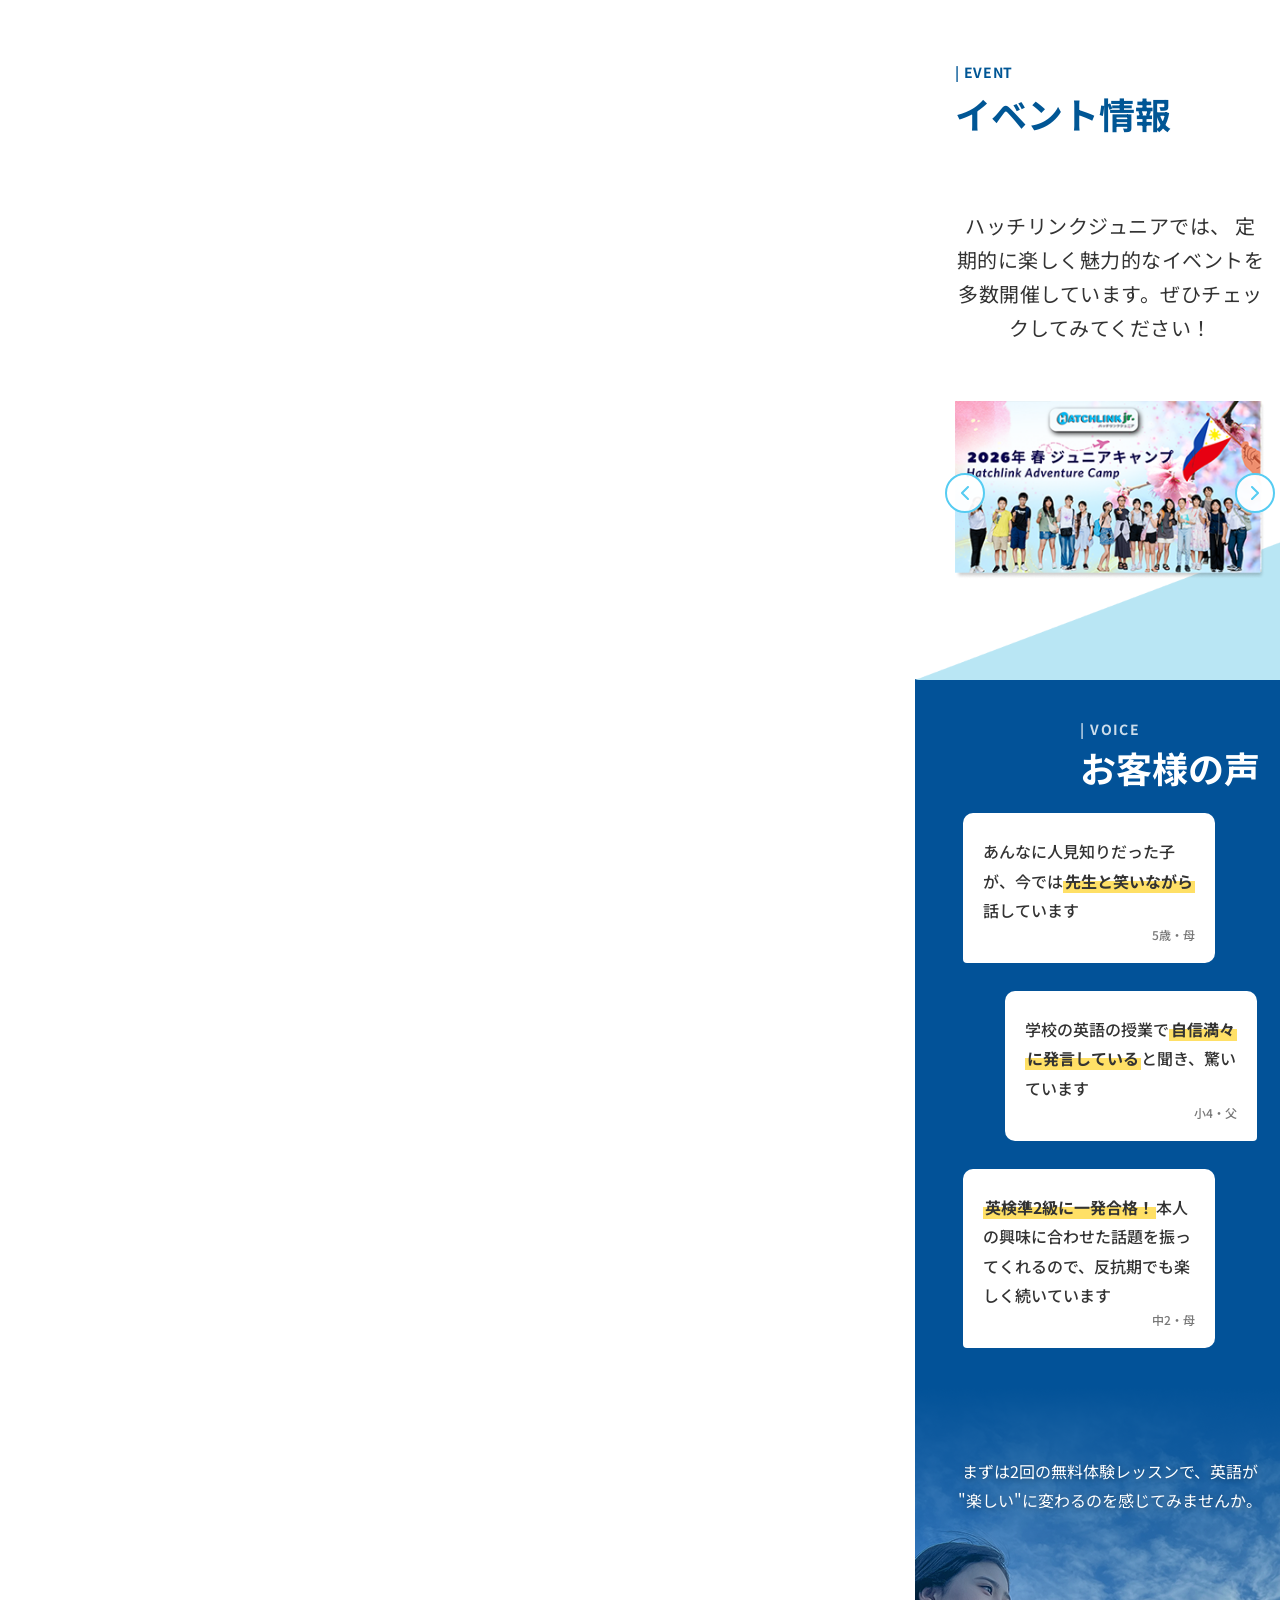
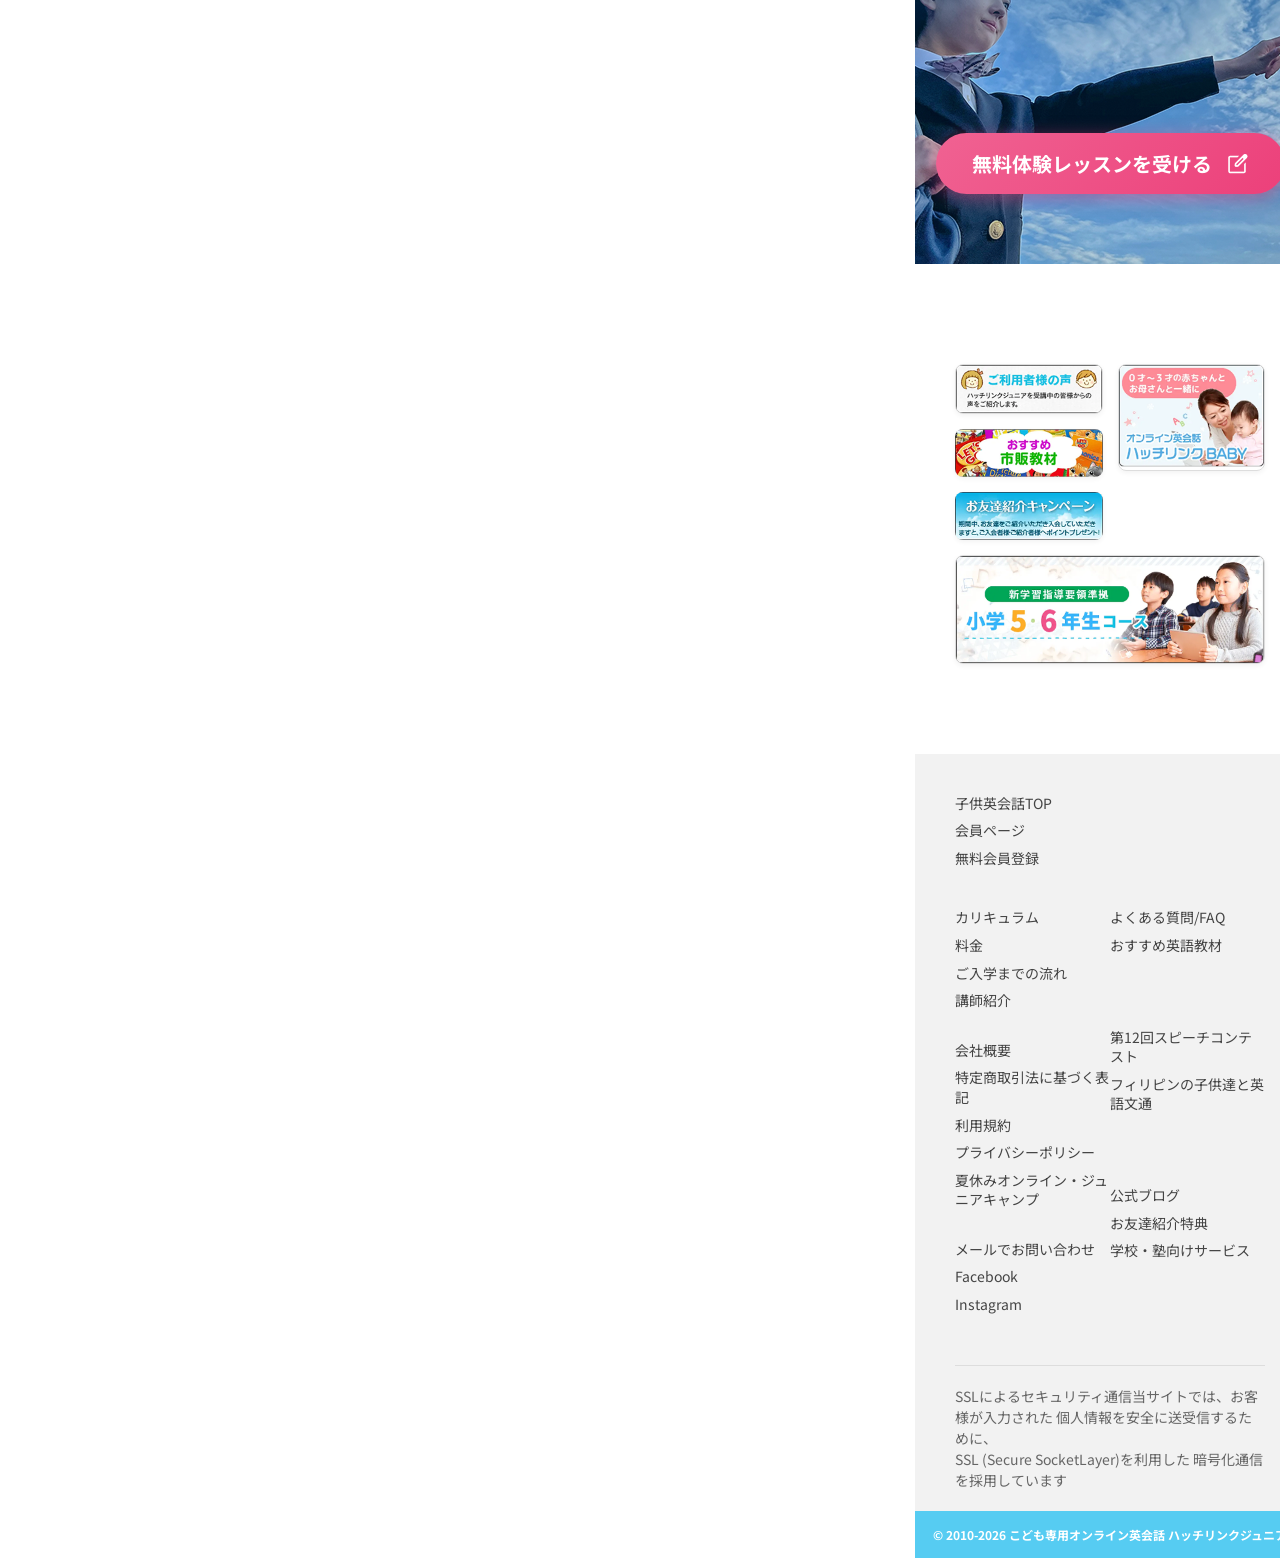
<file: top.html>
<!DOCTYPE html>
<html lang="ja">
  <head>
    <meta charset="UTF-8" />
    <meta name="viewport" content="width=device-width, initial-scale=1.0" />
    <title>Hatchlink Jr.</title>
    <link
      href="https://fonts.googleapis.com/css2?family=Noto+Sans+JP:wght@400;500;700&family=Oooh+Baby&display=swap"
      rel="stylesheet"
    />
    <link rel="stylesheet" href="https://cdnjs.cloudflare.com/ajax/libs/font-awesome/6.0.0-beta3/css/all.min.css">
    <link rel="stylesheet" href="./css/style.css" />
  </head>
  <body>
    <!-- Header -->
    <header class="site-header">
      <div class="header-inner">
      
        <div class="header-main">
          <p class="top-message">
            幼児から中学生まで！さらには大人の生徒様まで受講できるオンライン英語スクール！無料体験レッスン実施中！
          </p>

          <div class="header-main-logo">
            <div class="logo-area">
              <img src="img/logo.png" alt="Hatchlink Jr." class="logo-img" />
            </div>
            <div class="header-actions">
              <a href="https://lin.ee/7UckmXd" class="btn-line">
                <img src="img/line.png" alt="LINE" class="line-img" />
                友だち追加
              </a>
              <div class="mobile-phone-row">
                <img src="img/phone.png" alt="電話" class="phone-icon">
                <span class="phone-num">03-6365-1455</span>
              </div>
              <div class="header-phone">
                <div class="phone-row">
                  <img src="img/phone.png" alt="電話" class="phone-icon">
                  <span class="phone-num">03-6365-1455</span>
                </div>
                <p class="phone-hours">【対応時間】<br class="br-mobile">月～土/10:00～19:00</p>
              </div>
              <div class="action-group">
                <a href="https://www.hatchlinkjr.com/%E4%BA%8B%E5%8B%99%E5%B1%80%E3%81%8A%E5%95%8F%E3%81%84%E5%90%88%E3%82%8F%E3%81%9B%E3%83%95%E3%82%A9%E3%83%BC%E3%83%A0" class="action-btn btn-contact">
                  <img src="img/Image (2).png" alt="お問い合わせ" class="act-icon">
                  <span class="act-text-first">お問い合わせ</span>
                </a>
                <a href="https://www.hatchlinkjr.com/mypage/register" class="action-btn btn-trial">
                  <img src="img/icon_edit.svg fill.png" alt="無料体験レッスン" class="act-icon">
                  <span class="act-text">無料体験レッスン</span>
                </a>
                <a href="https://www.hatchlinkjr.com/mypage/login" class="action-btn btn-login">
                  <img src="img/Image (3).png" alt="会員ページ入口" class="act-icon">
                  <span class="act-text">会員ページ入口</span>
                </a>
              </div>
            </div>
          </div>
        </div>
        <nav class="main-nav">
          <ul>
            <a href="">
              <li class="active">
                <span class="jp">トップ</span>
                <span class="en">TOP</span>
              </li>
            </a>
            <a href="https://www.hatchlinkjr.com/%E3%82%B5%E3%83%BC%E3%83%93%E3%82%B9%E3%81%AB%E3%81%A4%E3%81%84%E3%81%A6">
              <li>
                <span class="jp">カリキュラム</span>
                <span class="en">CURRICULUM</span>
              </li>
            </a>
            <a href="https://www.hatchlinkjr.com/jr-how-to-enroll">
              <li>
                <span class="jp">ご入学までの流れ</span>
                <span class="en">HOW TO ENROLL</span>
              </li>
            </a>
            <a href="https://www.hatchlinkjr.com/jr-price-and-course">
              <li>
                <span class="jp">料金</span>
                <span class="en">PRICE</span>
              </li>
            </a>
            <a href="https://www.hatchlinkjr.com/jr-teachers-schedules">
              <li>
                <span class="jp">講師/予約状況</span>
                <span class="en">TEACHERS SCHEDULE</span>
              </li>
            </a>
            <a href="https://www.hatchlinkjr.com/faq-%E3%82%88%E3%81%8F%E3%81%82%E3%82%8B%E8%B3%AA%E5%95%8F">
              <li>
                <span class="jp">よくある質問</span>
                <span class="en">FAQ</span>
              </li>
            </a>
          </ul>
        </nav>
        <div class="mobile-action-row">
          <a href="#" alt="お問い合わせ" class="action-btn btn-horizontal">
            <img src="img/Horizontal Divider.png" alt="お問い合わせ" class="act-icon">
            <span class="act-text-first">メニュー</span>
          </a>
          <a href="https://www.hatchlinkjr.com/%E4%BA%8B%E5%8B%99%E5%B1%80%E3%81%8A%E5%95%8F%E3%81%84%E5%90%88%E3%82%8F%E3%81%9B%E3%83%95%E3%82%A9%E3%83%BC%E3%83%A0" class="action-btn btn-contact">
            <img src="img/Image (2).png" alt="お問い合わせ" class="act-icon">
            <span class="act-text-first">お問い合わせ</span>
          </a>
          <a href="https://www.hatchlinkjr.com/mypage/register" class="action-btn btn-trial">
            <img src="img/icon_edit.svg fill.png" alt="無料体験レッスン" class="act-icon">
            <span class="act-text">無料体験レッスン</span>
          </a>
          <a href="https://www.hatchlinkjr.com/mypage/login" class="action-btn btn-login">
            <img src="img/Image (3).png" alt="会員ページ入口" class="act-icon">
            <span class="act-text">会員ページ入口</span>
          </a>
          </a>
        </div>
        <div class="bl_drawerNav_wrapper" style="top: 163.719px;">
          <button class="bl_drawerClose" type="button" aria-label="メニューを閉じる場合はこちら" aria-hidden="false">メニューを閉じる</button>
          <nav class="bl_drawerNav" aria-hidden="false" id="bl_drawerNav">
            <ul class="bl_drawerList">
              <li><a href="https://www.hatchlinkjr.com/0116_2/top.html" data-subtitle="TOP">トップ</a></li>
              <li><a href="https://www.hatchlinkjr.com/%E3%82%B5%E3%83%BC%E3%83%93%E3%82%B9%E3%81%AB%E3%81%A4%E3%81%84%E3%81%A6" data-subtitle="CURRICULUM">カリキュラム</a></li>
              <li><a href="https://www.hatchlinkjr.com/jr-how-to-enroll" data-subtitle="HOW TO ENROLL">ご入学までの流れ</a></li>
              <li><a href="https://www.hatchlinkjr.com/jr-price-and-course" data-subtitle="PRICE">料金</a></li>
              <li><a href="https://www.hatchlinkjr.com/jr-teachers-schedules" data-subtitle="TEACHERS SCHEDULE">講師/予約状況</a></li>
              <li><a href="https://www.hatchlinkjr.com/faq-%E3%82%88%E3%81%8F%E3%81%82%E3%82%8B%E8%B3%AA%E5%95%8F" data-subtitle="FAQ">よくある質問</a></li>
            </ul>
          </nav>
        </div>
      </div>
    </header>

    
    <!-- Hero Section -->
    <div class="page-grid">
      <div class="left-col">
        <section class="hero-bg">
          <div class="shape shape-yellow-circle"></div>
          <div class="shape shape-pink-triangle"></div>
          <div class="shape shape-blue-square"></div>
          <div class="shape shape-blue-circle-small"></div>

          <!-- <div class="hero-text-content">
            <h1 class="hero-title">オンライン英語スクール</h1>
            <ul class="point-list">
              <li>
                <span class="cursive-point">Point 01</span>
                幼児〜中学生対象(ファミリーアカウント制度あり)
              </li>
              <li>
                <span class="cursive-point">Point 02</span> 探究学習型アプローチ
              </li>
              <li>
                <span class="cursive-point">Point 03</span>
                イングリッシュキャンプ定期開催
              </li>
            </ul>
            <div class="main-message">
              <h2>
                2026<span class="small">年</span>1<span class="small">月、</span
                ><br />新・学年別プログラム始動！
              </h2>
            </div>
            <div class="check-list">
              <p>✓ 文科省新学習指導要領ベース</p>
              <p>✓ 英検®・英検Jr.®対策レッスン対応</p>
            </div>
            <a href="https://www.hatchlinkjr.com/mypage/register" class="hero-cta-btn">
              <span>無料体験レッスンを受ける&nbsp;</span>
              <img src="./img/icon_edit.svg fill.png" alt="">
            </a>
          </div> -->

          <div class="hero-text-content">
            <h1 class="hero-title">オンライン英語スクール</h1>
            <ul class="point-list">
              <li>
                <span class="cursive-point">Point 01</span>
                幼児〜中学生対象(ファミリーアカウント制度あり)
              </li>
              <li>
                <span class="cursive-point">Point 02</span> 探究学習型アプローチ
              </li>
              <li>
                <span class="cursive-point">Point 03</span>
                イングリッシュキャンプ定期開催
              </li>
            </ul>
            <div class="main-message">
              <h2>
                2026<span class="small">年</span>1<span class="small">月、</span
                ><br />新・学年別プログラム始動！
              </h2>
            </div>
            <div class="check-list">
              <p>✓ 文科省新学習指導要領ベース</p>
              <p>✓ 英検®・英検Jr.®対策レッスン対応</p>
            </div>
          </div>
          
          <div class="allgrades">
            <div class="grade">
              <img src="./img/小5・6.png" alt="">
            </div>
            <div class="grade">
              <img src="./img/小5・6 (1).png" alt="">
            </div>
            <div class="grade">
              <img src="./img/小3・4.png" alt="">
            </div>
            <div class="grade">
              <img src="./img/小5・6 (2).png" alt="">
            </div>
            <div class="grade">
              <img src="./img/中学生.png" alt="">
            </div>
          </div>
        </section>
        <div class="bottom-gray-fill"></div>
      </div>
      <div class="right-col">
        <div class="image-wrapper">
          <img
            src="img/herob2.png"
            alt="Smiling Children"
            class="main-visual"
          />
        </div>


        <div class="maxwith">
          <div class="maxwith-background">
            <img src="./img/maxwith.png" alt="" class="maxwith-img">
          </div>

          <div class="max-hero-text-content">
            <h1 class="max-hero-title">オンライン英語スクール</h1>
            <ul class="max-point-list">
              <li>
                <p><span class="max-cursive-point">Point 01</span></p>
                <p>幼児〜中学生対象(ファミリーアカウント制度あり)</p>
              </li>
              <li>
                <p><span class="max-cursive-point">Point 02</span></p>
                <p>探究学習型アプローチ</p>
              </li>
              <li>
                <p><span class="max-cursive-point">Point 03</span></p>
                <p>イングリッシュキャンプ定期開催</p>
              </li>
            </ul>
            <div class="max-main-message">
              <h2>
                2026<span class="small">年</span>1<span class="small">月、</span
                ><br />新・学年別プログラム始動！
              </h2>
            </div>
            <div class="max-check-list">
              <p>✓ 文科省新学習指導要領ベース</p>
              <p>✓ 英検®・英検Jr.®対策レッスン対応</p>
            </div>
            <a href="https://www.hatchlinkjr.com/mypage/register" class="max-hero-cta-btn">
              <span>無料体験レッスンを受ける&nbsp;</span>
              <img src="./img/icon_edit.svg fill.png" alt="">
            </a>
          </div>
        </div> 
      
        
        <!-- News Section -->
        <section class="news-section">
          <div class="section-header">
            <span class="section-label">NEWS</span>
            <h3 class="section-title">新着情報</h3>
          </div>
          <div class="news-boder">
            <div class="news-list">
              <article class="news-item">
                <div class="news-meta">
                  <span class="date">2025.12.28</span>
                  <span class="tag tag-blue">休校日のお知らせ</span>
                </div>
                <p class="news-body">
                  【重要】2025年
                  年末年始のサポート窓口休業のお知らせ　休業日：12月25日（木）、および12月30日（火）〜1月4日（日）／年始は1月5日（月）より順次サポート業務を再開いたします。期間中はご不便をおかけいたしますが、何卒ご理解いただきますようお願い申し上げます。
                </p>
              </article>
              <article class="news-item">
                <div class="news-meta">
                  <span class="date">2025.12.28</span>
                  <span class="tag tag-blue">おすすめ</span>
                </div>
                <p class="news-body">
                  【受付開始!】2026年春ジュニアキャンプinバコロド開催決定&オンライン説明会のご案内
                </p>
              </article>
              <article class="news-item">
                <div class="news-meta">
                  <span class="date">2025.12.28</span>
                  <span class="tag tag-blue">お知らせ</span>
                </div>
                <p class="news-body">ホームページをリニューアルしました</p>
              </article>
            </div>
          </div>
        </section>

        <!-- Curriculum Section -->
        <section class="curriculum-section">
          <div class="curr-header-wrap">
            <div class="section-header">
              <span class="section-label">CURRICULUM</span>
              <h3 class="section-title">学年から探す</h3>
            </div>
          </div>
          <!-- book-carousel origin -->
          <!-- <div class="book-carousel">
            <div class="book-card blue">
              <img src="./img/小5・6.png" alt="">
            </div>
  
            <div class="book-card yellow">
              <img src="./img/小5・6 (1).png" alt="">
            </div>
  
            <div class="book-card red">
              <img src="./img/小3・4.png" alt="">
            </div>
            
            <div class="book-card green">
              <img src="./img/小5・6 (2).png" alt="">
            </div>
  
            <div class="book-card orange">
              <img src="./img/中学生.png" alt="">
            </div>
          </div> -->
          
          <div class="book-carousel-re">
            <div class="book-card blue">
              <img src="./img/小5・6.png" alt="">
            </div>
  
            <div class="book-card yellow">
              <img src="./img/小5・6 (1).png" alt="">
            </div>
  
            <div class="book-card red">
              <img src="./img/小3・4.png" alt="">
            </div>
            
            <div class="book-card green">
              <img src="./img/小5・6 (2).png" alt="">
            </div>
  
            <div class="book-card orange">
              <img src="./img/中学生.png" alt="">
            </div>
          </div>

          <!-- <div class="curr-controls">
            <button class="arrow-btn prev">&lt;</button>
            <div class="dots">
              <span class="dot active"></span>
              <span class="dot"></span>
              <span class="dot"></span>
              <span class="dot"></span>
              <span class="dot"></span>
            </div>
            <button class="arrow-btn next">&gt;</button>
          </div> -->
          <div class="curr-footer">
            <p class="curr-note">『できる』が増えたら、次の学年へ</p>
            <div class="button-center">
              <a href="https://www.hatchlinkjr.com/mypage/register" class="btn-curr-cta">
                <p>無料体験レッスンを受ける</p>
                <div class="vector-img">
                  <img src="./img/Vector.png" alt="">
                </div>
              </a>
            </div>
          </div>
        </section>
        <section class="threechild-section">
          <img src="./img/threechild.png" alt="" class="threechild-section-img">
        </section>
        <section class="study-section">
          <img src="./img/study.png" alt="" class="study-img">
          <img src="./img/study(sp).png" alt="" class="study-sp-img">
        </section>
  
          <!-- <div class="evo-inner">
            <div class="evo-top-visual">
              <img src="img/evo_top.png" alt="2026 Evolution" />
            </div>
            <div class="evo-inner">
              <div class="evo-header">
                <h2 class="evo-title">
                  <span>2026年、</span><br />
                  <span>ハッチリンクジュニアは</span><br />
                  <span>進化します。</span>
                </h2>
                <p class="evo-lead">
                  文部科学省が定める新学習指導要領をベースに、各学年で求められる「資質・能力」を最大限に引き出すプログラムを開発しました。
                </p>
              </div>
              <div class="evo-block evo-block-1">
                <img
                  src="https://placehold.co/520x300"
                  alt="幼児向け"
                  class="evo-img"
                  id="ei1"
                />
                <div class="evo-label" id="el1">
                  幼児向け <span class="evo-label-small">(3歳〜)</span>
                </div>
                <div class="evo-block-content">
                  <div class="evo-block-lead">
                    英語が「大好き」になる魔法の時間を。
                  </div>
                  <div class="evo-block-title">基礎×楽しさ×英検Jr.</div>
                  <div class="evo-block-desc">
                    歌や遊びを通じた「英語耳」の育成はもちろん、初めての成功体験として「英検Jr.」への挑戦もサポート。無理なく、着実に。一生続く「英語を楽しめる心」の土台を築きます。
                  </div>
                </div>
              </div>
              <div class="evo-dashed evo-dashed-1"></div>
              <div class="evo-block evo-block-2">
                <img
                  src="https://placehold.co/520x300"
                  alt="小学生向け"
                  class="evo-img"
                  id="ei2"
                />
                <div class="evo-label" id="el2">小学生向け</div>
                <div class="evo-block-content">
                  <div class="evo-block-lead">
                    学校の授業が、一番の得意科目に。
                  </div>
                  <div class="evo-block-title">新学習指導要領ベース×自信</div>
                  <div class="evo-block-desc">
                    文科省の新学習指導要領をベースにした「学年別プログラム」。学校の教科書内容もしっかりカバーするから、授業での発言やテストにも自信がつきます。「知りたい！」を刺激するトピックで、自ら学ぶ姿勢を養います。
                  </div>
                </div>
              </div>
              <div class="evo-dashed evo-dashed-2"></div>
              <div class="evo-block evo-block-3">
                <img
                  src="https://placehold.co/520x300"
                  alt="中学生向け"
                  class="evo-img"
                  id="ei3"
                />
                <div class="evo-label" id="el3">中学生向け</div>
                <div class="evo-block-content">
                  <div class="evo-block-lead">
                    「英語ができる」を、将来の確かな武器へ。
                  </div>
                  <div class="evo-block-title">武器としての英語×英検</div>
                  <div class="evo-block-desc">
                    定期テスト対策から英検®合格、そして自分の意見を英語で伝えるプレゼン力まで。アカデミックな内容を扱いながら、世界のリアルな課題に英語で切り込む「探究型英会話」を展開します。
                  </div>
                </div>
              </div>
            </div>
          </div> -->
        
  
        <!-- Reasons Section -->
          <div class="reasons-header">
            <div class="reasons-label-wrap">
              <span class="reasons-label">REASONS</span>
            </div>
            <h3 class="reasons-title">
              選ばれる <span class="num">5</span> つの理由
            </h3>
          </div>
  
          <div class="reason-separator"></div>
  
          <div class="reason-block">
            <div class="reason-num"><img src="./img/01.png" alt=""></div>
            <div class="reason-text-area">
              <h4 class="reason-head">確かな学習効果</h4>
              <p class="reason-sub">
                新学習指導要領をベースにした「使える」カリキュラム
              </p>
              <p class="reason-desc">
                "聞く"、"話す"に加え、学習指導要領で重要視される"読む"、"書く"の力もバランスよく育成。英語４技能を総合的に伸ばすことができます。
              </p>
            </div>
            <div class="reason-img-area">
              <img src="img/reason1.png" alt="学習効果" />
            </div>
          </div>
  
          <div class="reason-separator"></div>
  
          <div class="reason-block">
            <div class="reason-num"><img src="./img/02.png" alt=""></div>
            <div class="reason-text-area">
              <h4 class="reason-head">知的好奇心を刺激</h4>
              <p class="reason-sub">英語で学ぶ「探究学習」イベント</p>
              <p class="reason-desc">
                Science, Coding,
                Artなど、子どもの「知りたい！」を引き出す特別レッスンを定期開催。英語"を"学ぶだけでなく、英語"で"学ぶ楽しさを体験し、思考力や表現力を育みます。
              </p>
            </div>
            <div class="reason-img-area">
              <img src="img/reason2.png" alt="探究学習" />
            </div>
          </div>
  
          <div class="reason-separator"></div>
  
          <div class="reason-block">
            <div class="reason-num"><img src="./img/03.png" alt=""></div>
            <div class="reason-text-area">
              <h4 class="reason-head">最良の伴走者</h4>
              <p class="reason-sub">児童専門のプロ講師陣と日本人サポート</p>
              <p class="reason-desc">
                採用率5%の厳しい審査をパスした、子ども教育のプロフェッショナルが担当。一人ひとりの個性やレベルに合わせ、明るく楽しく、そして熱心に指導を行います。
              </p>
            </div>
            <div class="reason-img-area">
              <img src="img/reason3.png" alt="プロ講師" />
            </div>
          </div>
  
          <div class="reason-separator"></div>
  
          <div class="reason-block">
            <div class="reason-num"><img src="./img/04.png" alt=""></div>
            <div class="reason-text-area">
              <h4 class="reason-head">無料シェア</h4>
              <p class="reason-sub">ご家族シェア・兄弟シェア可能</p>
              <p class="reason-desc">
                兄弟姉妹、ご両親など、1つのアカウントを家族みんなでシェアできます。無駄なくお得に、家族全員で英会話を楽しむことができます。
              </p>
            </div>
            <div class="reason-img-area">
              <img src="img/reason4.png" alt="家族シェア" />
            </div>
          </div>
  
          <div class="reason-separator"></div>
  
          <div class="reason-block">
            <div class="reason-num"><img src="./img/05.png" alt=""></div>
            <div class="reason-text-area">
              <h4 class="reason-head">英検対策</h4>
              <p class="reason-sub">
                初めての英検®︎合格から、その先のアカデミックな英語へ
              </p>
              <p class="reason-desc">
                英検®︎Jr.から英検®︎5級〜2級まで、各レベルに合わせた試験対策レッスンをご用意しました。合格のテクニックだけでなく、実践で"使える"本当の英語力を同時に養います。
              </p>
            </div>
            <div class="reason-img-area">
              <img src="img/reason5.png" alt="英検対策" />
            </div>
          </section>
        </div>
        
        <!-- Teachers Section -->
        <section class="teachers-section">
          <img src="./img/Rectangle 62.png" alt="" class="teachers-img">
          <div class="teachers-inner">
            <div class="teachers-header-area">
              <div class="teachers-header">
                <div class="teachers-label-wrap">
                  <span class="teachers-label">TEACHERS</span>
                </div>
                <h3 class="teachers-title">講師紹介</h3>
              </div>
            </div>
  
            <div class="teacher-intro-box">
              <h2>ハッチリンクジュニアの<br />英語講師ってどんな人？</h2>
              <div class="cloud-abosolute">
                <img src="./img/cloud.png" alt="">
              </div>
            </div>
  
            <p class="teacher-lead-text">
              教員資格保持者を中心に、元気で明るく、子供さんの気持ちによりそう講師陣
            </p>
  
            <div class="teacher-points-list">
              <div class="point-item">
                <div class="point-icon-wrapper">
                  <span class="point-check">✔</span>
                </div>
                <div class="point-content">
                  <h4 class="point-title">高い英語指導力</h4>
                  <p class="point-desc">
                    教職課程修了者やTESOL・TEFL等の資格を持つ講師が、正確で分かりやすい英語指導を行います。
                  </p>
                </div>
              </div>
  
              <div class="point-item">
                <div class="point-icon-wrapper">
                  <span class="point-check">✔</span>
                </div>
                <div class="point-content">
                  <h4 class="point-title">
                    子どもたちへの指導に情熱を持つ講師陣
                  </h4>
                  <p class="point-desc">
                    子どもたちに英語を教えたいという強い想いを持ち、学びを大切にする姿勢でレッスンを提供します。
                  </p>
                </div>
              </div>
  
              <div class="point-item">
                <div class="point-icon-wrapper">
                  <span class="point-check">✔</span>
                </div>
                <div class="point-content">
                  <h4 class="point-title">
                    子どもが大好きで、目線に立ったレッスン
                  </h4>
                  <p class="point-desc">
                    子どもの気持ちを理解し、一人ひとりのレベルや性格に合わせたやさしく丁寧な指導が特長です。
                  </p>
                </div>
              </div>
  
              <div class="point-item">
                <div class="point-icon-wrapper">
                  <span class="point-check">✔</span>
                </div>
                <div class="point-content">
                  <h4 class="point-title">
                    安心して学べるコミュニケーション力
                  </h4>
                  <p class="point-desc">
                    明るく親しみやすい講師が、英語が初めてのお子さまでも安心して参加できる雰囲気を作ります。
                  </p>
                </div>
              </div>
            </div>
  
            <div class="steps-container">
              <h3 class="steps-main-title">＼ デビューまでのステップ ／</h3>
  
              <div class="steps-grid">
                <div class="step-card">
                  <div class="step-header">
                    <span class="step-cursive">Step 01</span>
                    <span class="step-label">厳選な採用基準</span>
                  </div>
                  <div class="step-body">
                    <ul>
                      <li>書類審査</li>
                      <li>２度の面接</li>
                      <li>デモ授業</li>
                    </ul>
                  </div>
                </div>
  
                <div class="step-card">
                  <div class="step-header">
                    <span class="step-cursive">Step 02</span>
                    <span class="step-label">OJT研修30時間</span>
                  </div>
                  <div class="step-body">
                    <p class="step-text">
                      日本の子供達へ<br />指導欲・適正の<br />見極め
                    </p>
                  </div>
                </div>
  
                <div class="step-card">
                  <div class="step-header">
                    <span class="step-cursive">Step 03</span>
                    <span class="step-label">実地研修50時間</span>
                  </div>
                  <div class="step-body">
                    <p class="step-text">
                      年齢・レベル別<br />コーチング技術<br />の向上
                    </p>
                  </div>
                </div>
              </div>
            </div>
          </div>
        </section>
  
        <!-- Satisfaction Section -->
        <section class="satisfaction-section">
          <!-- <div class="satisfaction-section-img"> -->
            <img src="./img/semi.png" alt="" class="satisfaction-header">
          <!-- </div> -->
  
        </section>
        <!-- Promo Side Column Section -->
        <div class="promo-column">     
          <article class="promo-card">
            <div class="promo-img-wrapper"> 
              <img
                src="img/computer.png"
                alt="Family using laptop"
                class="promo-img"
              />
            </div>
            <div class="promo-content">
              <h4 class="promo-sub">1つのアカウントで家族みんな楽しめる！</h4>
              <h3 class="promo-title">アカウントシェアのご紹介</h3>
  
              <p class="promo-text">
                1つの会員アカウントで、ご兄弟、ご家族の方々もご受講が可能です。ハッチリンクジュニアは子供専用オンライン英会話スクールですがお母様、お父様もアカウントを共有し英会話レッスンを受講することが出来ます。
              </p>
              <p class="promo-text">
                例えば月16回プランを選んで、月曜日・水曜日は一番上のお兄ちゃん、金曜日は下のお子さん、土曜日はお父さん！なんてことにも1つのアカウントで可能です。
              </p>
              <p class="promo-text">
                親御様がご受講される際の大人向け英会話教材も多数ご用意しております。
              </p>
            </div>
          </article>
  
          
          <article class="promo-card">
            <div class="promo-img-wrapper">
              
              <img
                src="./img/promo-test.png"
                alt="English Test Paper"
                class="promo-img"
              />
            </div>
            <div class="promo-content">
              <h4 class="promo-sub">
                英検合格のプロが、お子様の「自学自習」を徹底サポート。
              </h4>
              <h3 class="promo-title">英検コーチングプログラム</h3>
  
              <p class="promo-text">
                オンラインレッスンに「コーチング」をプラス。お子様に合わせた学習計画と丁寧な課題添削で、合格まで迷わせません。苦手なパートを自信に変える、新しい学びのカタチ。
              </p>
  
              <div class="promo-btn-wrapper">
                <a href="#" class="btn-promo-pink">
                  プログラムの全容はこちら <span class="arrow">></span>
                </a>
              </div>
            </div>
          </article>
          <!-- Event n etc. Section -->
          <div class="event-voice-cta-container">
            <!-- Event Section -->
            <section class="event-section">
              <div class="event-header">
                <span class="event-label">| EVENT</span>
                <h3 class="event-title">イベント情報</h3>
                <p class="event-desc">
                  ハッチリンクジュニアでは、
                  定期的に楽しく魅力的なイベントを多数開催しています。ぜひチェックしてみてください！
                </p>
              </div>
              <div class="event-carousel">
                <div class="event-carousel-wrapper">
                  <div class="carousel-event-image">
                    <img src="./img/carasel2-1.png" alt="交流会イベント">
                  </div>
                  <div class="carousel-event-image">
                    <img src="img/carasel2-2.png" alt="" />
                  </div>
                  <div class="carousel-event-image">
                    <img src="./img/carasel2-3.png" alt="">
                  </div>
                </div>
              </div>
              
                  <button class="carousel-nav nav-left">
                    <svg width="8" height="14" viewBox="0 0 8 14" fill="none">
                      <path d="M7 1L1 7L7 13" stroke="#56ccf2" stroke-width="2" stroke-linecap="round"/>
                    </svg>
                  </button>
  
                  <button class="carousel-nav nav-right">
                    <svg width="8" height="14" viewBox="0 0 8 14" fill="none">
                      <path d="M1 1L7 7L1 13" stroke="#56ccf2" stroke-width="2" stroke-linecap="round"/>
                    </svg>
                  </button>
                
                <!-- Diagonal blue overlay -->
                <div class="bluetrangle">
                  <img src="./img/bluetrangle.png" alt="">
                </div>
              </div>
            </section>
  
            <!-- Voice Section -->
            <section class="voice-section">
              <div class="voice-header-container">
                <div class="voice-header">
                  <span class="voice-label">| VOICE</span>
                  <h3 class="voice-title">お客様の声</h3>
                </div>
              </div>
  
              <div class="voice-list">
                <div class="voice-card left">
                  <p class="voice-text">
                    あんなに人見知りだった子<br />
                    が、今では<span class="marker">先生と笑いながら</span><br />
                    話しています
                  </p>
                  <p class="voice-meta">5歳・母</p>
                </div>
  
                <div class="voice-card right">
                  <p class="voice-text">
                    学校の英語の授業で<span class="marker">自信満々</span><br />
                    <span class="marker">に発言している</span>と聞き、驚い<br />
                    ています
                  </p>
                  <p class="voice-meta">小4・父</p>
                  <span class="voice-tail right"></span>
                </div>
  
                <div class="voice-card left">
                  <p class="voice-text">
                    <span class="marker">英検準2級に一発合格！</span>本人<br />
                    の興味に合わせた話題を振っ<br />
                    てくれるので、反抗期でも楽<br />
                    しく続いています
                  </p>
                  <p class="voice-meta">中2・母</p>
                </div>
              </div>
  
              <!-- CTA inside voice section -->
            </section>
            <div class="voice-cta-area">
              <img src="./img/CTA.png" alt="" class="cta-bg-img" />
              <div class="voice-cta-content">
                <p class="voice-cta-desc">
                  まずは2回の無料体験レッスンで、英語が<br />
                  "楽しい"に変わるのを感じてみませんか。
                </p>
                <a href="https://www.hatchlinkjr.com/mypage/register" class="btn-voice-cta">
                  <span>無料体験レッスンを受ける&nbsp;</span>
                  <img src="./img/icon_edit.svg fill.png" alt="">
                </a>
              </div>
            </div>
  
        <!-- Promo Banners Section -->
  <div class="banner-promo-section">
  
  <div class="banner-top-area">
    <div class="banner-col-left">
      <a href="#" class="promo-link">
        <img src="./img/Link1.png" alt="User Voices" class="banner-img border-style" />
      </a>
      <a href="#" class="promo-link">
        <img src="./img/link5.png" alt="Textbooks" class="banner-img" />
      </a>
      <a href="#" class="promo-link">
        <img src="./img/Link3.png" alt="Campaign" class="banner-img" />
      </a>
    </div>
  
    <div class="banner-col-right">
      <a href="#" class="promo-link">
        <img src="./img/link4.png" alt="Hatchlink Baby" class="banner-img border-style" />
      </a>
    </div>
  </div>
  
  <div class="banner-bottom-area">
    <a href="#" class="promo-link">
      <img src="./img/link1 (1).png" alt="Grade 5-6 Course" class="banner-img border-style" />
    </a>
  </div>
  
  </div>
  <div class="column-footer-section">
  
  <div class="footer-content-gray">
    <div class="footer-top-links">
      <a href="https://www.hatchlinkjr.com/0116_2/top.html">子供英会話TOP</a>
      <a href="https://www.hatchlinkjr.com/mypage/login">会員ページ</a>
      <a href="https://www.hatchlinkjr.com/mypage/register">無料会員登録</a>
    </div>
  
    <div class="footer-cols">
      <div class="fc-left">
        <div class="fc-group">
          <a href="https://www.hatchlinkjr.com/%E3%82%B5%E3%83%BC%E3%83%93%E3%82%B9%E3%81%AB%E3%81%A4%E3%81%84%E3%81%A6">カリキュラム</a>
          <a href="https://www.hatchlinkjr.com/jr-price-and-course">料金</a>
          <a href="https://www.hatchlinkjr.com/jr-how-to-enroll">ご入学までの流れ</a>
          <a href="https://www.hatchlinkjr.com/jr-teachers-schedules">講師紹介</a>
        </div>
  
        <div class="fc-group">
          <a href="https://aoba-bbt.global/">会社概要</a>
          <a href="https://www.hatchlinkjr.com/%E7%89%B9%E5%AE%9A%E5%95%86%E5%8F%96%E5%BC%95%E6%B3%95%E3%81%AB%E5%9F%BA%E3%81%A5%E3%81%8F%E8%A1%A8%E8%A8%98">特定商取引法に基づく表記</a>
          <a href="https://www.hatchlinkjr.com/%E7%89%B9%E5%AE%9A%E5%95%86%E5%8F%96%E5%BC%95%E6%B3%95%E3%81%AB%E5%9F%BA%E3%81%A5%E3%81%8F%E8%A1%A8%E8%A8%98">利用規約</a>
          <a href="https://www.hatchlinkjr.com/%E3%83%97%E3%83%A9%E3%82%A4%E3%83%90%E3%82%B7%E3%83%BC%E3%83%9D%E3%83%AA%E3%82%B7%E3%83%BC">プライバシーポリシー</a>
          <a href="https://www.hatchlinkjr.com/blog/2022%E5%B9%B4%E5%A4%8F%E4%BC%91%E3%81%BF%E3%82%AA%E3%83%B3%E3%83%A9%E3%82%A4%E3%83%B3%E3%82%B8%E3%83%A5%E3%83%8B%E3%82%A2%E3%82%AD%E3%83%A3%E3%83%B3%E3%83%97%E9%96%8B%E5%82%AC%E6%B1%BA%E5%AE%9A/">夏休みオンライン・ジュニアキャンプ</a>
        </div>
  
        <div class="fc-group">
          <a href="https://www.hatchlinkjr.com/%E4%BA%8B%E5%8B%99%E5%B1%80%E3%81%8A%E5%95%8F%E3%81%84%E5%90%88%E3%82%8F%E3%81%9B%E3%83%95%E3%82%A9%E3%83%BC%E3%83%A0">メールでお問い合わせ</a>
          <a href="https://www.facebook.com/hatchlinkjr">Facebook</a>
          <a href="https://www.instagram.com/hatchlink_junior/">Instagram</a>
        </div>
      </div>
  
      <div class="fc-right">
        <div class="fc-group">
          <a href="https://www.hatchlinkjr.com/faq-%E3%82%88%E3%81%8F%E3%81%82%E3%82%8B%E8%B3%AA%E5%95%8F">よくある質問/FAQ</a>
          <a href="https://www.hatchlinkjr.com/%E3%83%86%E3%82%AD%E3%82%B9%E3%83%88%E3%83%96%E3%83%83%E3%82%AF">おすすめ英語教材</a>
        </div>
  
        <div class="fc-group spacer-1">
          <a href="https://www.hatchlinkjr.com/news_release/160">第12回スピーチコンテスト</a>
          <a href="https://www.hatchlinkjr.com/news_release/17">フィリピンの子供達と英語文通</a>
        </div>
  
        <div class="fc-group spacer-2">
          <a href="https://www.hatchlinkjr.com/blog/">公式ブログ</a>
          <a href="https://www.hatchlinkjr.com/%E3%81%8A%E5%8F%8B%E9%81%94%E7%B4%B9%E4%BB%8B%E7%89%B9%E5%85%B8">お友達紹介特典</a>
          <a href="https://www.hatchlinkjr.com/school">学校・塾向けサービス</a>
        </div>
      </div>
    </div>
  
    <div class="footer-ssl-info">
      <p>
        SSLによるセキュリティ通信当サイトでは、お客様が入力された 個人情報を安全に送受信するために、<br>
        SSL (Secure SocketLayer)を利用した 暗号化通信を採用しています
      </p>
    </div>
  </div>
  
  <div class="footer-copyright-bar">
    © 2010-2026 こども専用オンライン英会話 ハッチリンクジュニア
  </div>
  
  </div>
            </div>
      </div>
    </div>

      </div>
    </div>
    <script src="js/top.js"></script>
  </body>
  
</html>
</file>
<file: css/style.css>
/* --- Global Styles --- */
* {
  margin: 0;
  padding: 0;
  box-sizing: border-box;
}


html, body {
  margin: 0;
  padding: 0;
  /* overflow: hidden; */
  width: 100%;
  height: 100%;
}

#wrapper {
  position: fixed;
  top: 0;
  left: 0;
  width: 100%;
  height: 100%;
  background-color: #f0f0f0;
  display: flex;
  justify-content: center;
  align-items: center;
}



body {
  font-family: "Noto Sans JP", sans-serif;
  color: #333;
  background-color: #888;
  padding: 0;
  margin: 0;
  overflow-x: hidden;
  width: 100%;
  max-width: 100%;
  overflow-y: hidden;
}

img {
  display: flex;
}

header {
  padding: 0;
  margin: 0;
}

a {
  text-decoration: none;
  color: inherit;
}

ul {
  list-style: none;
}

.mainfix {
  height: 100vh;          /* 常に画面基準 */															
overflow: hidden;      													
position: relative;	
}

.mainfix-inner {
  position: absolute;														
  inset: 0;														
  display: flex;														
  justify-content: center;														
  align-items: center;	
}

/* --- Header --- */
.site-header {
  background: #fff;
  width: 100%;
  border-bottom: 1px solid #f0f0f0;
  position: fixed;
  top: 0;
  left: 0;
  z-index: 100;
}

.header-inner {
  width: 100%;
  margin: 0 auto;
  padding: 0 0 0 20px ;
}

.top-message {
  font-size: 10px;
  color: #666;
  position: absolute;
  top: 16px;
  left: 40px;
  z-index: 100;
}

.header-main {
  display: flex;
  justify-content: space-between;
  align-items: center;
}

.header-main-logo {
  width: 100%;
  display: flex;
  justify-content: space-between;
}

.logo-img {
  height: 50px;
  width: auto;
  margin-top: 35px;
  margin-left: 20px;
}

.header-actions {
  display: flex;
  align-items: center;
  gap: 15px;
  position: relative;
}

.btn-line {
  margin-top: 35px;
  background-color: #06c755;
  color: #fff;
  font-weight: bold;
  font-size: 14px;
  padding: 8px 16px;
  border-radius: 10px;
  display: flex;
  align-items: center;
  gap: 8px;
  transition: opacity 0.2s;
}

.btn-line:hover {
  opacity: 0.9;
}

.study-section img {
  width: 100%;
}

.study-img {
  display: none;
}

.teachers-section img {
  width: 100%;
}

.satisfaction-header {
  width: 100%;
}

.satisfaction-header-sp {
  display: none;
}

.line-img {
  height: 36px;
  width: auto;
  display: block;
}

.header-phone {
  text-align: right;
  margin-top: 35px;
  margin-right: 10px;
}


.hero-button {
  margin-top: 18px !important;
  justify-content: start !important;
}

.phone-row {
  font-size: 20px;
  font-weight: 700;
  line-height: 1;
  display: flex;
  align-items: center;
  gap: 6px;
}

.phone-icon {
  width: 20px;
  height: 20px;
  object-fit: contain;
  display: inline-block;
  vertical-align: middle;
}

.phone-hours {
  font-size: 10px;
  color: #666;
  margin-top: 2px;
}

.action-group {
  display: flex;
}

.action-btn {
  width: 132px;
  height: 89px;
  display: flex;
  flex-direction: column;
  align-items: center;
  justify-content: center;
  font-size: 10px;
  font-weight: 700;
  transition: opacity 0.2s;
  cursor: pointer;
  border-right: 2px solid #CCC;
}

.threechild-section-img {
  width: 100%;
}

.threechild-section {
  width: 100%;
}

.mobile-action-row .action-btn {
  width: 25%;
  /* height: 74px; */
  height: 57px;
}

.mobile-action-row .act-text {
  font-size: 10px;
}

.mobile-action-row .act-text-first {
  font-size: 10px;
}

.mobile-action-row .act-icon {
  margin-bottom: 0px;
  width: 25%;
}

.btn-horizontal .act-icon {
  width: 24px;
}

.action-btn:hover {
  opacity: 0.8;
}

.act-icon {
  font-size: 18px;
  margin-bottom: 4px;
  width: 24px;
  height: 24px;
  object-fit: contain;
  display: inline-block;
  vertical-align: middle;
}

.act-text {
  font-size: 14px;
  font-weight: 700;
  color: #fff;
}

.act-text-first {
  font-size: 14px;
  font-weight: 700;
  color: #333;
}

.btn-contact {
  background: #fff;
  color: #333;
  border-left: 1px solid #eee;
}

.btn-trial {
  background: #e86f86;
  color: #fff;
}

.btn-login {
  background: #4dbbd5;
  color: #fff;
}

.main-nav ul {
  display: flex;
  justify-content: space-between;
}

.main-nav-ul {
  display: flex;
}


.main-nav-ul a {
  width: 16%;
}
.main-nav {
  margin-right: 20px;
}

.main-nav li {
  flex: 1;
  text-align: center;
  padding: 25px 0 16px 0;
  cursor: pointer;
  position: relative;
  transition: all 0.2s;
}

.main-nav li:hover .jp {
  color: #4dbbd5;
}

.main-nav li.active::after {
  content: "";
  position: absolute;
  bottom: -1px;
  left: 0;
  width: 100%;
  height: 4px;
  background: #56ccf2;
}

.main-nav .jp {
  display: block;
  font-size: 14px;
  font-weight: 700;
  color: #333;
}

.main-nav .en {
  display: block;
  font-size: 10px;
  color: #aaa;
  margin-top: 2px;
}

/* --- Layout Grid --- */
.page-grid {
  display: flex;
  width: 100%;
  margin: 0 auto;
  background: #fff;
  position: relative;
  overflow-x: hidden;
  box-sizing: border-box;
  position: relative;
  top: 167px;
}

.left-col { 
  background: linear-gradient(135deg, #ebf6fb 0%, #ebf7fc 100%); 
  width: 100%; 
  height: 100vh; 
  flex-direction: column; 
  top: 0px;
  position: relative; 
  overflow-y: auto;
}

.scrollright {
  width: 50%;
  height: calc(100vh - 167px);
  position: absolute;
  top: 0;
  right: 0;
  overflow-y: auto;
  /* display: flex; */
  /* justify-content: center; */
}

.right-col {
  width: calc(164.286px + 31.027vw);
  background: #fff;
  position: relative;
  right: calc(51.714px - 6.027vw);
  top: 0px;
  z-index: 6;
  box-sizing: border-box;
  min-height: calc(100vh - 167px);
}

/* --- Hero Section (Left Column) --- */
.hero-bg {
  background: linear-gradient(135deg, #ebf6fb 0%, #ebf7fc 100%);
  padding: 0 calc(-112.571px + 12.946vw);
  width: 100%;
  height: calc(100% - 167px);
  position: fixed;
  display: flex;
  flex-direction: column;
  justify-content: center;
}

.hero-group {
  height: 620px;
  margin-top: auto;
  margin-bottom: auto;
}

.shape {
  position: absolute;
  z-index: 1;
  opacity: 0.8;
}

.shape-yellow-circle {
  width: 80px;
  height: 80px;
  background: #f4e088;
  border-radius: 50%;
  top: 150px;
  left: -20px;
}

.shape-pink-triangle {
  width: 0;
  height: 0;
  border-left: 25px solid transparent;
  border-right: 25px solid transparent;
  border-bottom: 45px solid #f4aab9;
  top: 300px;
  left: 0px;
  transform: rotate(-20deg);
}

.shape-blue-square {
  width: 60px;
  height: 60px;
  background: #6ad3f2;
  bottom: 50px;
  left: 30px;
  transform: rotate(-15deg);
  border-radius: 8px;
  z-index: -1;
}

.shape-blue-circle-small {
  width: 100px;
  height: 100px;
  background: #9fcfdf;
  border-radius: 50%;
  top: 250px;
  right: 50px;
  opacity: 0.3;
}

.hero-text-content {
  position: relative;
  z-index: 2;
  display: flex;
  flex-direction: column;
  justify-content: space-between;
}

.hero-online {
  display: flex;
  width: calc(164.286px + 31.027vw);
  justify-content: space-between;
  align-items: center;
  gap: 5px;
  padding: 3px calc(-3.000px + 0.781vw);;
  background-color: #ffffff;
}

.hero-title {
  color: #005695;
  font-size: calc(1.714px + 1.786vw);
  font-weight: 700;
  letter-spacing: 0;
}

.point-list li {
  font-size: calc(5.143px + 0.67vw);
  color: #005695;
  margin-bottom: 8px;
  display: flex;
  align-items: center;
}

.point-list li:last-child{
  margin-bottom: 0;
}

.cursive-point {
  font-family: "Oooh Baby", cursive;
  font-size: calc(5.143px + 0.67vw);
  color: #88bbd6;
  margin-right: calc(-11.429px + 1.116vw);
  min-width: 60px;
  letter-spacing: -0.4px;
}

.main-message {
  margin: 20px 0 20px;
  color: #005695;
}

.main-message h2 {
  font-size: calc(10.286px + 1.339vw);
  line-height: 1.4;
  font-weight: 700;
}

.check-list p {
  font-size: calc(9.143px + 0.67vw);
  color: #005695;
  margin-bottom: 8px;
}

.hero-cta-btn {
  display: flex;
  background: #e86f86;
  color: #fff;
  border-radius: 50px;
  margin-top: 30px;
  box-shadow: 0 4px 10px rgba(232, 111, 134, 0.3);
  font-size: 16px;
  transition: transform 0.2s;
  cursor: pointer;
  width: 337px;
  height: 58px;
  font-size: 20px;
  justify-content: center;
  align-items: center;
}

.hero-cta-btn:hover {
  transform: translateY(-2px);
}

.bottom-gray-fill {
  flex-grow: 1;
  background: #999;
  min-height: 400px;
  position: relative;
}

/* --- Hero Image (Right Column) --- */
.image-wrapper {
  position: relative;
  width: 100%;
  display: none;
}

.main-visual {
  width: 100%;
  display: block;
  object-fit: cover;
  z-index: 1;
}

/* --- News Section --- */
.news-section {
  padding: 100px 40px 0;
}

.news-boder {
  border: 1px solid black;
  border-radius: 7px;
  padding: 20px 0;
}

.news-list {
  padding: 0 20px;
  height: 330px;
  overflow-y: auto;
}

.section-header {
  text-align: left;
  margin-bottom: 64px;
}

.section-label {
  display: inline-block;
  color: #005695;
  font-size: 14px;
  font-weight: bold;
  margin-bottom: 5px;
  letter-spacing: 0.05em;
  border-left: 2px solid #005695;
  padding-left: 8px;
  line-height: 1;
}

.section-title {
  color: #005695;
  font-size: 36px;
  font-weight: bold;
  line-height: 1.4;
  margin: 0;
}

.news-item {
  border-bottom: 1px solid #ddd;
  padding-bottom: 20px;
  margin-bottom: 20px;
}

.news-item:last-child {
  border-bottom: none;
}

.news-meta {
  display: flex;
  align-items: center;
  gap: 10px;
  margin-bottom: 8px;
  font-size: 16px;
}

.date {
  color: #666;
}

.tag {
  padding: 3px 10px;
  border-radius: 3px;
  font-size: 11px;
}

.tag-blue {
  width: 136px;
  height: 25px;
  font-size: 14px;
  display: flex;
  justify-content: center;
  align-items: center;
  color: #37BAE0;
  border: 1px solid #37BAE0;
  background-color: rgba(55, 186, 224, 0.3) ;
}

.tag-blue-fill {
  color: #005695;
  background: #bfeaf9;
  font-weight: 700;
}

.news-body {
  font-size: 16px;
  line-height: 1.6;
  color: #333;
}

/* menu */

.bl_drawerNav_wrapper {
  position: fixed !important;
  left: 0;
  top: 167.719px !important;
  z-index: 50;
  width: 58.667%;
  transform: translateX(-100%);
  transition: transform 0.4s ease-in-out;
  height: 100vh;
  overflow-y: auto;
}

.bl_drawerNav_wrapper.is-active {
  transform: translateX(0) !important;
}

.js_body.is_active .bl_drawerNav_wrapper {
  transform: translateX(0) !important;
}

*:where(:not(fieldset, progress, meter)) {
  border-width: 0;
  border-style: solid;
  background-origin: border-box;
  background-repeat: no-repeat;
}


.bl_drawerClose {
  background-color: #F2F4F4;
  border-right: 1px solid #BDBDBD;
  font-size: 12px;
  font-weight: 700;
  line-height: 1.6;
  width: 100%;
  text-align: left;
  padding: 1.0833em 1.9167em 0.902em;
  position: relative;
}

.bl_drawerNav {
  width: 100%;
  background-color: #fff;
  overflow-y: auto;
  margin-top: -1px;
}

.bl_drawerList {
  display: grid;
  grid-auto-columns: 1fr;
  row-gap: 1px;
}

:where(ul, ol) {
  list-style: none;
}

.bl_drawerList a {
  display: flex;
  flex-direction: column-reverse;
  color: #fff;
  font-size: 1.2rem;
  font-weight: 700;
  line-height: 1.5833333333;
  padding: 10px 2em 7px;
}

.bl_drawerList li {
  background-color: #4EBBDF;
}

.bl_drawerList a {
  display: flex;
  flex-direction: column-reverse;
  color: #fff;
  font-size: 12px;
  font-weight: 700;
  line-height: 1.5833333333;
  padding: 10px 2em 7px;
}

.bl_drawerList a::before {
  content: attr(data-subtitle);
  font-family: "Roboto", sans-serif;
  font-size: 10px;
  line-height: 1.6;
  color: rgba(255, 255, 255, 0.5);
  margin-top: -2px;
}

.bl_drawerClose::before, .bl_drawerClose::after {
  content: "";
  width: 18px;
  height: 2px;
  border-radius: 9999px;
  background-color: currentColor;
  display: block;
  position: absolute;
  top: 50%;
  left: auto;
  transform: translate(-50%, -50%);
  text-align: center;
  right: 12%;
}

.bl_drawerClose::before, .bl_drawerClose::after {
  content: "";
  width: 18px;
  height: 2px;
  border-radius: 9999px;
  background-color: currentColor;
  display: block;
  position: absolute;
  top: 50%;
  left: auto;
  transform: translate(-50%, -50%);
  text-align: center;
  right: 12%;
}

.bl_drawerClose::before {
  transform: rotate(-45deg);
}

.bl_drawerClose::after {
  transform: rotate(45deg);
}


.allgrades {
  margin-top: 40px;
  width: calc(164.286px + 31.027vw);
  display: flex;
  gap: 5px;
  z-index: 1000;
}

.grade {
  z-index: 100;
  width: 20%;
}

.grade img {
  width: 100%;
}


/* --- Curriculum Section --- */
.curriculum-section {
  position: relative;
}

.allgrades .grade {
  cursor: pointer;
}

.allgrades .grade :hover{
  transform: translateY(-2px);
  transition: 0.2s;
}

.curr-header-wrap {
  padding: 60px 40px 0;
  margin-bottom: 25px;
}

.book-carousel {
  display: flex;
  gap: 20px;
  overflow-x: auto;
  padding: 20px;
  scrollbar-width: none;
  -ms-overflow-style: none;
  align-items: flex-end;
  scroll-behavior: smooth;
  scroll-snap-type: x mandatory;
}

.book-carousel-re {
  width: 100%;
  padding: 40px;
  gap: 10px;
  display: flex;
  flex-wrap: wrap;
}


.book-card {
  
  scroll-snap-align: center;
  flex-shrink: 0;
  width: 32%;
  /* width: 380px;
  min-width: 380px;
  height: 541px; */
}

.book-carousel::-webkit-scrollbar {
  display: none;
}
.book-card img {
  width: 100%;
  height: 100%;
  object-fit: contain;
  display: block;
}

.book-spine {
  position: absolute;
  left: 12px;
  top: 0;
  bottom: 18px;
  width: 2px;
  background: rgba(0, 0, 0, 0.2);
  z-index: 1;
}

.study-sp-img {
  display: none;
}

.book-grade {
  color: #fff;
  text-align: center;
  font-size: 20px;
  font-weight: 700;
  padding: 20px 10px 15px;
  position: relative;
  z-index: 2;
  text-shadow: 1px 1px 0 rgba(0, 0, 0, 0.1);
}

.grade-small {
  font-size: 13px;
  font-weight: normal;
  margin-left: 2px;
}

.book-image-box {
  width: 160px;
  height: 110px;
  background: #fff;
  border-radius: 12px;
  margin: 0 auto 15px;
  overflow: hidden;
  position: relative;
  z-index: 2;
  border: 2px solid rgba(255, 255, 255, 0.3);
}

.book-image-box img {
  width: 100%;
  height: 100%;
  object-fit: cover;
  object-position: top center;
}

.book-content {
  padding: 0 15px 20px;
  text-align: left;
  color: #fff;
  position: relative;
  z-index: 2;
}

.book-title {
  font-size: 13px;
  font-weight: 700;
  line-height: 1.4;
  margin-bottom: 10px;
  min-height: 36px;
}

.book-desc {
  font-size: 10px;
  line-height: 1.6;
  opacity: 0.95;
  font-weight: 400;
}

.curr-controls {
  display: flex;
  justify-content: center;
  align-items: center;
  gap: 15px;
  margin-top: 10px;
}

.arrow-btn {
  width: 48px;
  height: 48px;
  border-radius: 50%;
  border: 1px solid #56ccf2;
  background: #fff;
  color: #56ccf2;
  cursor: pointer;
  font-size: 16px;
  transition: all 0.2s;
}

.arrow-btn:hover {
  background: #56ccf2;
  color: #fff;
}

.dots {
  display: flex;
  gap: 18px;
}

.dot {
  width: 10px;
  height: 10px;
  background: #ddd;
  border-radius: 50%;
  cursor: pointer;
  transition: background 0.3s ease;
}

.dot:hover {
  background: #56ccf2;
  opacity: 0.7;
}

.dot.active {
  background: #56ccf2;
}

.curr-footer {
  text-align: center;
  margin-top: 50px;
}

.button-center {
  display: flex;
  justify-content: center;
}

.curr-note {
  font-size: 20px;
  margin-bottom: 24px;
  color: #333;
}

.btn-curr-cta {
  display: flex;
  justify-content: center;
  align-items: center;
  background: #e86f86;
  width: 330px;
  height: 58px;
  gap: 8px;
  font-size: 20px;
  color: #fff;
  padding: 12px 30px;
  border-radius: 30px;
  font-weight: 500;
  box-shadow: 0 3px 8px rgba(232, 111, 134, 0.3);
  transition: transform 0.2s;
  cursor: pointer;
}

.vector-img {
  width: 19.3px;
  height: 19.3px;
  display: flex;
  align-items: center;
}

.btn-curr-cta:hover {
  transform: translateY(-2px);
}

/* --- Evolution Section --- */
.evolution-section {
  background: linear-gradient(to bottom, #bde6f6, #a4d9ec);
  position: relative;
  padding: 40px 20px;
  overflow: hidden;
}

.evo-inner {
  width: 570px;
  margin: 0 auto;
  position: relative;
  padding-top: 40px;
}

.evo-top-visual {
  width: 100%;
  margin-bottom: 30px;
}

.evo-top-visual img {
  width: 100%;
  height: auto;
  border-radius: 12px;
  display: block;
  box-shadow: 0 4px 12px rgba(0, 0, 0, 0.05);
}

.evo-header {
  margin-bottom: 40px;
  text-align: left;
}

.evo-title {
  font-size: 2.1rem;
  font-weight: 700;
  line-height: 1.4;
  margin-bottom: 20px;
  background: linear-gradient(to bottom, #37bae0, #005695);
  -webkit-background-clip: text;
  background-clip: text;
  color: transparent;
  -webkit-text-fill-color: transparent;
}

.evo-title span:nth-child(2) {
  color: #005695;
  opacity: 1;
}

.evo-lead {
  font-size: 1rem;
  color: black;
  margin-bottom: 0;
  opacity: 1;
  font-weight: 400;
  line-height: 1.7;
}

.evo-block {
  background: none;
  border-radius: 12px;
  /* overflow: visible; */
  position: relative;
  width: 100%;
  margin-bottom: 40px;
  box-sizing: border-box;
  z-index: 2;
}

.evo-img {
  width: 100%;
  display: block;
  border-radius: 12px;
}

#ei1 {
  margin-left: -60px;
}

#el1 {
  margin-right: 60px;
}

#ei2 {
  margin-left: 40px;
}

#el2 {
  margin-right: 392px;
}

#ei3 {
  margin-left: -60px;
}

#el3 {
  margin-right: 60px;
}

.evo-label {
  position: absolute;
  right: 0;
  bottom: 220px;
  background: #b6e2f3;
  color: #222;
  font-size: 1.2rem;
  font-weight: 500;
  padding: 10px 24px 10px 18px;
  border-radius: 0 0 12px 0;
  box-shadow: 0 2px 8px rgba(0, 0, 0, 0.03);
  font-family: "Noto Sans JP", sans-serif;
  transform: translateY(50%);
}

.evo-label-small {
  font-size: 1rem;
  color: #444;
  margin-left: 6px;
}

.evo-block-content {
  margin-top: 40px;
  margin-bottom: 0;
}

.evo-block-lead {
  color: black;
  font-size: 1.05rem;
  margin-bottom: 8px;
  font-weight: 500;
}

.evo-block-title {
  color: black;
  font-size: 1.4rem;
  font-weight: 700;
  margin-bottom: 10px;
  letter-spacing: 0.02em;
}

.evo-block-desc {
  color: black;
  font-size: 1rem;
  line-height: 1.7;
  font-weight: 400;
}

.evo-block-2 .evo-label,
.evo-block-3 .evo-label {
  transform: translateY(50%);
}

.evo-dashed {
  width: 100%;
  height: 60px;
  position: relative;
  margin-bottom: -20px;
  z-index: 1;
}

.evo-dashed-1:before,
.evo-dashed-2:before {
  content: "";
  display: block;
  position: absolute;
  left: 50px;
  right: 50px;
  top: 0;
  height: 100%;
  border-left: 2px dashed #fff;
  border-radius: 0 0 40px 40px;
}

.evo-dashed-1:before {
  left: 80px;
  right: 80px;
}
.evo-dashed-2:before {
  left: 120px;
  right: 120px;
}

.evo-block-2,
.evo-block-3 {
  margin-top: 60px;
}

/* --- Reasons Section --- */
.reasons-section {
  background: #fff;
  position: relative;
  padding-bottom: 60px;
}

.reasons-top-decoration {
  position: absolute;
  top: -1px;
  left: 0;
  width: 100%;
  height: 70px;
  z-index: 1;
}

.reasons-top-decoration svg {
  display: block;
  width: 100%;
  height: 100%;
}

.reasons-header {
  padding: 100px 40px 70px;
  position: relative;
  z-index: 2;
  text-align: left;
}

.reasons-label-wrap {
  display: flex;
  align-items: center;
  margin-bottom: 12px;
}

.reasons-label-wrap::before {
  content: "";
  display: block;
  width: 4px;
  height: 16px;
  background: #005695;
  margin-right: 10px;
}

.reasons-label {
  font-size: 14px;
  font-weight: 700;
  color: #005695;
  letter-spacing: 0.1em;
  line-height: 1;
  font-family: sans-serif;
}

.reasons-title {
  font-size: 32px;
  font-weight: 700;
  color: #005695;
  margin: 0;
  line-height: 1.4;
  letter-spacing: 0.05em;
}

.reasons-title .num {
  font-size: 36px;
  font-family: "Noto Sans JP", sans-serif;
  margin: 0 2px;
}

.reason-block {
  position: relative;
  padding: 40px 40px 20px;
}

.reason-num {
  position: absolute;
  top: -45px;
  right: 10px;
  font-size: 128px;
  font-weight: 900;
  line-height: 1;
  color: #fff;
  -webkit-text-stroke: 1px #025298;
  text-shadow: 2px 2px 0 #bcecfb;
  z-index: 1;
  font-family: sans-serif;
  letter-spacing: -0.05em;
}

.reason-text-area {
  position: relative;
  z-index: 2;
  margin-bottom: 25px;
}

.reason-head {
  color: #005695;
  font-size: 32px;
  font-weight: 700;
  margin-bottom: 8px;
  letter-spacing: 0.05em;
}

.reason-sub {
  color: #005695;
  font-size: 20px;
  font-weight: 700;
  margin-bottom: 15px;
}

.reason-desc {
  font-size: 16px;
  line-height: 1.8;
  color: #333;
  text-align: justify;
}

.reason-img-area {
  width: 100%;
  padding: 0 20px;
  text-align: center;
}

.reason-img-area img {
  max-width: 100%;
  height: auto;
  display: block;
  margin: 0 auto;
}

.reason-separator {
  /* padding-inline: 20px; */
  width: 100%;
  height: 60px;
  position: relative;
  overflow: hidden;
  margin-top: 10px;
  margin-bottom: 10px;
}

.reason-separator::after {
  content: "";
  position: absolute;
  top: 50%;
  left: -10%;
  width: 120%;
  height: 1px;
  background: #DCDCDC;
  transform: rotate(-8deg);
}

/* --- Teachers Section --- */
.teachers-section {
  background-color: rgba(2, 82, 152, 0.35);
  position: relative;
  padding-bottom: 60px;
  color: #333;
}

.teachers-top-decoration {
  position: absolute;
  top: -1px;
  left: 0;
  width: 100%;
  height: 50px;
  z-index: 1;
}

.teachers-top-decoration svg {
  display: block;
  width: 100%;
  height: 100%;
}

.teachers-inner {
  padding: 100px 40px 0;
  position: relative;
  z-index: 2;
}

.teachers-header-area {
  position: relative;
  margin-bottom: 30px;
}

.teachers-header {
  text-align: left;
}

.teachers-label-wrap {
  display: flex;
  align-items: center;
  margin-bottom: 8px;
}

.teachers-label-wrap::before {
  content: "";
  display: block;
  width: 2px;
  height: 16px;
  background: #02529859;
  margin-right: 10px;
}

.teachers-label {
  font-size: 14px;
  font-weight: 700;
  color: #005695;
  letter-spacing: 0.05em;
  font-family: sans-serif;
}

.teachers-title {
  font-size: 32px;
  font-weight: 700;
  color: #005695;
  margin: 0;
  letter-spacing: 0.05em;
}

.cloud-decoration {
  width: 80px;
  height: 30px;
  background: rgba(255, 255, 255, 0.4);
  border-radius: 50px;
  position: absolute;
  top: 0;
  right: 20px;
}

.cloud-decoration::after,
.cloud-decoration::before {
  content: "";
  position: absolute;
  background: inherit;
  border-radius: 50%;
}

.cloud-decoration::after {
  width: 40px;
  height: 40px;
  top: -20px;
  left: 10px;
}

.cloud-decoration::before {
  width: 30px;
  height: 30px;
  top: -10px;
  right: 10px;
}

.teacher-intro-box {
  background: #fff;
  max-width: 330px;
  width: 100%;
  height: 102px;
  /* padding: 20px; */
  text-align: center;
  margin-bottom: 25px;
  box-shadow: 0 4px 0 rgba(0, 0, 0, 0.05);
  margin-inline: auto;
  margin-top: 65px;
  display: flex;
  justify-content: center;
  align-items: center;
  position: relative;
}

.cloud-abosolute {
  position: absolute;
  right: -60px;
  top: -120px;
}

.teacher-intro-box h2 {
  color: #37BAE0;
  font-size: 24px;
  line-height: 1.5;
  font-weight: 700;
  margin: 0;
}

.teacher-lead-text {
  padding: 0px 20px;
  font-size: 16px;
  font-weight: 700;
  color: #333;
  margin-bottom: 30px;
  line-height: 1.6;
}

.teacher-points-list {
  padding: 0px 20px;
  display: flex;
  flex-direction: column;
  gap: 20px;
  margin-bottom: 50px;
}

.point-item {
  display: flex;
  gap: 15px;
  align-items: flex-start;
}

.point-icon-wrapper {
  flex-shrink: 0;
  width: 24px;
  height: 24px;
  background: #005695;
  border-radius: 50%;
  display: flex;
  align-items: center;
  justify-content: center;
  margin-top: 2px;
}

.point-check {
  color: #fff;
  font-size: 14px;
  font-weight: bold;
}

.point-content {
  text-align: left;
}

.point-title {
  color: #005695;
  font-size: 20px;
  font-weight: 700;
  margin-bottom: 6px;
}

.point-desc {
  font-size: 16px;
  line-height: 1.6;
  color: #005695;
}

.steps-container {
  text-align: center;
}

.steps-main-title {
  color: #fff;
  font-size: 24px;
  font-weight: 700;
  margin-bottom: 20px;
  letter-spacing: 0.05em;
}

.steps-grid {
  display: flex;
  justify-content: space-between;
  gap: 10px;
  /* width: 480px; */
}

.step-card {
  flex: 1;
  background: #fff;
  border-radius: 8px;
  overflow: hidden;
  box-shadow: 0 4px 6px rgba(0, 0, 0, 0.1);
  display: flex;
  flex-direction: column;
}

.step-header {
  padding: 10px 5px;
  text-align: center;
  color: #fff;
}

.step-card:nth-child(1) .step-header {
  background: #37BAE0;
}

.step-card:nth-child(2) .step-header {
  background: #1D86BC;
}

.step-card:nth-child(3) .step-header {
  background: #025298;
}

.step-cursive {
  display: block;
  font-family: "Oooh Baby", cursive;
  font-size: 20px;
  margin-bottom: 2px;
}

.step-label {
  display: block;
  font-size: 16px;
}

.step-body {
  padding: 15px 5px;
  flex-grow: 1;
  display: flex;
  align-items: center;
  justify-content: center;
  font-size: 16px;
  color: #333;
  line-height: 1.5;
}

.step-body ul {
  text-align: left;
  padding-left: 15px;
}

.step-body li {
  list-style-type: disc;
  margin-bottom: 3px;
}

.step-text {
  text-align: left;
}

/* --- Satisfaction Section --- */

.satisfaction-section {
  padding: 0;
  font-family: 'Noto Sans JP', sans-serif;
  box-sizing: border-box;
  position: relative;
}

.satisfaction-curve {
  position: absolute;
  top: 0;
  background-color: #aebdce;
  width: 100%;
  height: 30px;
}

.satisfaction-curve svg {
  position: absolute;
  bottom: 0;
  left: 0;
  width: 100%;
  height: 100%;
}

.satisfaction-arch {
  background: #f5f4ef;
  padding: 45px 25px 50px;
  text-align: center;
  width: 100%;
  position: relative;
  box-sizing: border-box;
}


.sat-header-img {
  max-width: 300px;
  width: 100%;
  height: auto;
  display: block;
  margin: 0 auto;
}

.sat-chart-wrapper {
  margin: 0 auto 25px;
  max-width: 260px;
  position: relative;
}

.sat-chart-img {
  width: 100%;
  height: auto;
  display: block;
}

.sat-feedback-box {
  border: 2px solid #d4a853;
  border-radius: 4px;
  padding: 28px 18px 18px;
  text-align: left;
  max-width: 380px;
  margin: 0 auto 10px;
  background: #fff;
  position: relative;
  box-sizing: border-box;
}

.sat-box-title {
  color: #d4a853;
  font-size: 12px;
  font-weight: 700;
  position: absolute;
  top: -10px;
  left: 50%;
  transform: translateX(-50%);
  background: #fff;
  padding: 0 10px;
  margin: 0;
  white-space: nowrap;
}

.sat-list {
  list-style: none;
  font-size: 11px;
  color: #333;
  line-height: 2;
  padding: 0;
  margin: 0;
}

.sat-list li {
  position: relative;
  padding-left: 14px;
  margin-bottom: 0;
}

.sat-list li::before {
  content: "・";
  position: absolute;
  left: 0;
  top: 0;
  font-weight: bold;
}

.sat-note {
  font-size: 8px;
  color: #999;
  text-align: right;
  margin-top: 12px;
  display: block;
}

.experience-area {
  position: relative;
  margin-top: 35px;
  padding-top: 0;
}

.exp-bubble-wrapper {
  position: absolute;
  top: -30px;
  left: 8%;
  width: 75px;
  transform: rotate(-10deg);
  z-index: 10;
}

.exp-bubble-img {
  width: 100%;
  height: auto;
  display: block;
}

.exp-title-img {
  max-width: 280px;
  width: 100%;
  height: auto;
  display: block;
  margin: 0 auto 25px;
}

.exp-books-grid {
  display: flex;
  justify-content: center;
  gap: 15px;
  padding: 0 10px;
}

.exp-book-item {
  width: 45%;
  max-width: 150px;
}

.exp-book-img {
  width: 100%;
  height: auto;
  display: block;
}

@media (max-width: 480px) {
  .satisfaction-curve {
    height: 20px;
  }

  .satisfaction-arch {
    padding: 35px 15px 40px;
  }

  .sat-box-title {
    font-size: 10px;
  }

  .sat-feedback-box {
    padding: 22px 12px 12px;
    max-width: 95%;
  }

  .sat-list {
    font-size: 10px;
  }

  .exp-bubble-wrapper {
    left: 2%;
    width: 65px;
    top: -22px;
  }

  .exp-title-img {
    max-width: 240px;
  }
}

/* --- Promo Column Section --- */

.promo-column {
  width: 100%;
  display: flex;
  flex-direction: column;
}

.promo-card {
  width: 100%;
  background-color: #666666;
  color: #fff;
}

/* Image Handling */
.promo-img-wrapper {
  width: 100%;

  height: auto;
  overflow: hidden;
}

.promo-img {
  width: 100%;
  height: auto;
  display: block;
  object-fit: cover;
}

.promo-content {
  padding: 50px 40px;
}

.promo-sub {
  color: white;
  font-size: 20px;
  margin-bottom: 5px;
  opacity: 0.95;
  line-height: 1.4;
}

.promo-title {
  color: white;
  font-size: 32px;
  font-weight: 700;
  margin-bottom: 25px;
  line-height: 1.4;
}

.promo-text {
  color: white;
  font-size: 16px;
  line-height: 1.8;
  margin-bottom: 20px;
  text-align: justify;
  opacity: 0.9;
}

.promo-text:last-of-type {
  margin-bottom: 0;
}

.promo-btn-wrapper {
  margin-top: 60px;
  text-align: center;
}

.btn-promo-pink {
  display: inline-flex;
  align-items: center;
  justify-content: center;
  background: #fff;
  color: #e86f86;
  border: 2px solid #e86f86;
  border-radius: 50px;
  padding: 12px 30px;
  font-size: 20px;
  font-weight: 700;
  text-decoration: none;
  transition: all 0.3s ease;
  width: 100%;
  max-width: 336px;
  height: 58px;
}

.btn-promo-pink .arrow {
  margin-left: 8px;
  font-family: sans-serif;
  font-weight: bold;
}

.btn-promo-pink:hover {
  background: #e86f86;
  color: #fff;
}

/* --- Event n etc.. section --- */

.event-voice-cta-container {
  width: 100%;
  display: flex;
  flex-direction: column;
}

.event-section {
  position: relative;
  background: #fff;
  padding: 100px 40px 0;
  z-index: 3;
}

.event-header {
  margin-bottom: 56px;
  text-align: left;
}

.event-label {
  display: block;
  font-size: 14px;
  color: #005695;
  font-weight: 700;
  margin-bottom: 5px;
  letter-spacing: 0.05em;
}

.event-title {
  font-size: 36px;
  color: #005695;
  font-weight: 700;
  margin-bottom: 70px;
}

.event-desc {
  font-size: 20px;
  line-height: 1.7;
  color: #333;
  letter-spacing: 0.5px;
  text-align: center;
}

.bluetrangle {
  width: 100%;
  position: absolute;
  bottom: 0px;
  left: 0;
  z-index: -10;
  margin-bottom: -1px;
}

.bluetrangle img{
  width: 100%;
}
/* Event Carousel */
.event-carousel {
  max-width: 407px;
  width: 100%;
  margin-inline: auto;
  overflow: hidden;
  flex: 1;
  position: relative;
  display: flex;
  align-items: center;
  justify-content: center;
}

.swiper-wrapper {
  width: 100%;
}
.swiper-slide {
  width: 100%;
}

.swiper-slide img {
  width: 100%;
}
.event-carousel-wrapper {
  display: flex;
  align-items: flex-start;
  transition: transform 1s ease-in-out;
  will-change: transform;
  cursor: grab;
  /* height: 188px; */
  margin-bottom: 100px;
}

.event-carousel-wrapper:active {
  cursor: grabbing;
}

.carousel-event-image {
  width: 434px ;
  width: 100%;
  flex-shrink: 0;
}

.carousel-event-image img {
  width: 100%;
  height: auto;
  display: block;
}

.carousel-nav {
  position: absolute;
  top: 74%;
  transform: translateY(-50%);
  width: 40px;
  height: 40px;
  border-radius: 50%;
  border: 2px solid #56ccf2;
  background: rgba(255, 255, 255, 0.95);
  cursor: pointer;
  z-index: 10;
  display: flex;
  align-items: center;
  justify-content: center;
  padding: 0;
  transition: all 0.2s;
}

.carousel-nav:hover {
  background: #56ccf2;
}

.carousel-nav:hover svg path {
  stroke: #fff;
}

.nav-left {
  left: 30px;
}

.nav-right {
  right: 30px;
}

/* Override Swiper default button styles to maintain custom styling */
.carousel-nav.swiper-button-prev,
.carousel-nav.swiper-button-next {
  position: absolute;
  top: 82%;
  transform: translateY(-50%);
  width: 40px;
  height: 40px;
  border-radius: 50%;
  border: 2px solid #56ccf2;
  background: rgba(255, 255, 255, 0.95);
  cursor: pointer;
  z-index: 10;
  display: flex;
  align-items: center;
  justify-content: center;
  padding: 0;
  transition: all 0.2s;
  margin: 0;
  padding: 8px;
}

.carousel-nav.swiper-button-prev:hover,
.carousel-nav.swiper-button-next:hover {
  background: #56ccf2;
}

.carousel-nav.swiper-button-prev:hover svg path,
.carousel-nav.swiper-button-next:hover svg path {
  stroke: #fff;
}

.carousel-nav.swiper-button-prev.nav-left {
  left: 30px;
  right: auto;
}

.carousel-nav.swiper-button-next.nav-right {
  right: 30px;
  left: auto;
}

/* Hide Swiper's default arrow icons */
.carousel-nav.swiper-button-prev::after,
.carousel-nav.swiper-button-next::after {
  display: none;
}

.carousel-main-slide {
  width: 100%;
  max-width: 240px;
  border-radius: 8px;
  overflow: hidden;
  box-shadow: 0 4px 15px rgba(0, 0, 0, 0.15);
}

.carousel-main-slide img {
  width: 100%;
  height: auto;
  display: block;
}

.carousel-right-thumbs {
  width: 70px;
  display: flex;
  flex-direction: column;
  gap: 4px;
  flex-shrink: 0;
  padding-top: 10px;
}

.carousel-right-thumbs img {
  width: 100%;
  height: 70px;
  object-fit: cover;
  border-radius: 4px;
}

/* Diagonal blue slice */
.diagonal-blue-slice {
  position: absolute;
  bottom: 0;
  left: 0;
  right: 0;
  height: 120px;
  background: #005695;
  clip-path: polygon(0 60%, 100% 0, 100% 100%, 0 100%);
  z-index: 1;
}

.voice-section {
  background: #025298;
  position: relative;
  padding: 40px 40px;
  z-index: 2;
}

.voice-header-container {
  display: flex;
  justify-content: end;
}
.voice-header {
  margin-bottom: 20px;
  color: #fff;
  padding-right: 5px;
}

.voice-label {
  display: block;
  font-size: 14px;
  font-weight: 700;
  margin-bottom: 2px;
  opacity: 0.8;
  letter-spacing: 0.1em;
}

.voice-title {
  font-size: 36px;
  font-weight: 700;
}

.voice-list {
  display: flex;
  flex-direction: column;
  gap: 28px;
}

.voice-card {
  background: #fff;
  border-radius: 10px;
  padding: 24px 20px 20px;
  max-width: 82%;
  position: relative;
  width: 252px;
  font-size: 16px;
}

.voice-card.left {
  align-self: flex-start;
  margin-left: 8px;
  border-bottom-left-radius: 4px;
}

.voice-card.right {
  align-self: flex-end;
  margin-right: 8px;
  border-bottom-right-radius: 4px;
}

.voice-tail {
  position: absolute;
  bottom: -12px;
  width: 0;
  height: 0;
  border-style: solid;
}

.voice-tail.left {
  left: 0;
  border-width: 12px 14px 0 0;
  border-color: #fff transparent transparent transparent;
}

.voice-text {
  font-size: 16px;
  line-height: 1.85;
  color: #333;
  /* margin-bottom: 12px; */
  font-weight: 500;
}

.marker {
  background: linear-gradient(transparent 50%, #ffe066 50%);
  font-weight: 700;
  padding: 0 2px;
}

.voice-meta {
  font-size: 12px;
  color: #777;
  text-align: right;
  font-weight: 500;
}


/* CTA Area with background image */
.voice-cta-area {
  position: relative;
  padding: 70px 0px 70px;
  overflow: hidden;
  width: 100%;
  min-height: 477px;
  display: flex;
  /* align-items: center; */
  justify-content: center;
  margin-top: -1px;
}

.cta-bg-img {
  display: flex;
  position: absolute;
  top: 0;
  left: 0;
  width: 100%;
  height: 100%;
  object-fit: cover;
  object-position: center top;
  z-index: 1;
}

.voice-cta-content {
  position: relative;
  z-index: 2;
  text-align: center;
  display: flex;
  flex-direction: column;
  justify-content: space-between;
  align-items: center;
}

.voice-future {
  font-size: 42px;
  color: #ffffff;
  font-weight: 500;
}

.voice-future-font {
  font-weight: 600;
  margin-top: 10px;
  font-size: 50px;
  letter-spacing: 2px;
  font-family: "Yomogi", cursive;
}

.voice-cta-title {
  font-size: 22px;
  font-weight: 700;
  color: #fff;
  margin-bottom: 5px;
  line-height: 1.4;
  text-shadow: 0 2px 10px rgba(0, 0, 0, 0.4);
}

.cta-highlight {
  font-family: "Oooh Baby", cursive;
  font-size: 40px;
  font-weight: 400;
  display: block;
  margin-top: 5px;
  margin-bottom: 18px;
  text-shadow: 0 2px 10px rgba(0, 0, 0, 0.4);
}

.voice-cta-desc {
  font-size: 16px;
  color: #fff;
  margin-bottom: 28px;
  line-height: 1.8;
  text-shadow: 0 1px 6px rgba(0, 0, 0, 0.4);
}

.btn-voice-cta {
  display: inline-flex;
  align-items: center;
  justify-content: center;
  gap: 8px;
  background: linear-gradient(135deg, #f06292 0%, #ec407a 100%);
  color: #fff;
  font-weight: 700;
  padding: 16px 36px;
  border-radius: 50px;
  font-size: 20px;
  box-shadow: 0 4px 18px rgba(236, 64, 122, 0.5);
  transition: all 0.2s;
  text-decoration: none;
}

.btn-voice-cta:hover {
  transform: translateY(-2px);
  box-shadow: 0 6px 22px rgba(236, 64, 122, 0.6);
}

.arrow-icon {
  font-size: 16px;
}

/* --- Promo Banners Section --- */

.banner-promo-section {
  width: 100%;
  padding: 100px 40px 40px;
  display: flex;
  flex-direction: column;
  gap: 15px;
}

.banner-top-area {
  display: flex;
  gap: 15px;
  align-items: flex-start;
}

.banner-col-left {
  flex: 1;
  display: flex;
  flex-direction: column;
  gap: 15px;
}

.banner-col-right {
  flex: 1;
}

.promo-link {
  display: block;
  width: 100%;
  transition: opacity 0.2s, transform 0.2s;
}

.promo-link:hover {
  opacity: 0.9;
  transform: translateY(-2px);
}

.banner-img {
  width: 100%;
  display: block;
  border-radius: 8px;
  box-shadow: 0 2px 5px rgba(0, 0, 0, 0.05);
}

.border-style {
  border: 1px solid #ddd;
  box-sizing: border-box;
}

.banner-bottom-area {
  width: 100%;
}

/* --- Footer Section --- */

.column-footer-section {
  width: 100%;
  margin-top: 50px;
  background-color: #f2f2f2;
}

.footer-content-gray {
  padding: 40px 40px 20px;
  color: #444;
  font-size: 14px;
}

.footer-content-gray a {
  display: block;
  text-decoration: none;
  color: #444;
  margin-bottom: 8px;
  line-height: 1.4;
  transition: opacity 0.2s;
}

.footer-content-gray a:hover {
  text-decoration: underline;
  opacity: 0.7;
}

.footer-top-links {
  margin-bottom: 40px;
}


.footer-cols {
  display: flex;
}

.fc-left,
.fc-right {
  width: 50%;
}

.fc-group {
  margin-bottom: 30px;
}

.spacer-1 {
  margin-top: 72px;
}

.spacer-2 {
  margin-top: 72px;
}

.footer-ssl-info {
  margin-top: 20px;
  border-top: 1px solid #ddd;
  padding-top: 20px;
}

.footer-ssl-info p {
  font-size: 14px;
  color: #666;
  line-height: 1.5;
}

.footer-copyright-bar {
  background-color: #56ccf2;
  color: #fff;
  text-align: center;
  padding: 15px 0;
  font-size: 12px;
  font-weight: 700;
}

.br-mobile {
  display: none;
}

.mobile-phone-row {
  display: none;
}

.maxwith {
  display: none;
}

/* ==========================================================================
   MOBILE RESPONSIVE STYLES
   ========================================================================== */

/* --- Mobile Header Elements (hidden on desktop) --- */
.mobile-header-actions {
  display: none;
}

.mobile-action-row {
  display: none;
}


@media (max-width: 1420px) {

  .max-hero-title {
    color: white;
    font-size: 33px;
    font-weight: 680;
    margin-bottom: 24px;
  }

  .check-list {
    font-size: 20px;
  }
  
}

@media (max-width: 1024px) {

  /* .hero-text-content {
    display: none;
  } */

  /* .allgrades {
    display: none !important;
  } */

  .maxwith {
    display: block;
    width: 100%;
    position: relative;
  }

  .maxwith-background {
    position: absolute;
    top: 0;
    z-index: -1;
    width: 100%;
    height: 761px;
  }

   .maxwith-img {
    width: 100%;
    height: 100%;
    z-index: -2;
  }

  .max-hero-text-content {
    position: relative;
    z-index: 2;
    max-width: 760px;
    width: 100%;
    padding: 100px 40px;
  }
  
  .max-hero-title {
    color: white;
    font-size: 36px;
    font-weight: 700;
    margin-bottom: 24px;
  }
  
  .max-point-list li {
    font-size: 18px;
    color: white;
    margin-bottom: 8px;
    display: flex;
    flex-direction: column;
    align-items: start;
  }
  
  .max-cursive-point {
    font-family: "Oooh Baby", cursive;
    font-size: 20px;
    color: white;
    margin-right: 10px;
    min-width: 60px;
  }
  
  .max-main-message {
    margin: 30px 0;
    color: white;
  }
  
  .max-main-message h2 {
    font-size: 36px;
    line-height: 1.4;
    font-weight: 700;
  }
  
  .max-main-message .small {
    font-size: 20px;
  }
  
  .max-check-list p {
    font-size: 18px;
    color: white;
    margin-bottom: 8px;
  }

  .max-hero-cta-btn {
    display: flex;
    background: #e86f86;
    color: #fff;
    border-radius: 50px;
    margin-top: 80px;
    box-shadow: 0 4px 10px rgba(232, 111, 134, 0.3);
    transition: transform 0.2s;
    cursor: pointer;
    max-width: 337px;
    width: 100%;
    height: 58px;
    font-size: 20px;
    justify-content: center;
    align-items: center;
    margin-inline: auto;
  }
}


/* --- Tablet Breakpoint (max-width: 1024px) --- */
@media (max-width: 1024px) {
  .scrollright {
    width: 100% !important;
    right: 0;
  }

  .right-col {
    max-width: 1024px !important;
  }

  .page-grid {
    flex-direction: column;
  }

  .allgrades {
    display: none !important;
  }

  .header-inner {
    padding: 0px;
  }

  .hero-bg {
    padding: 40px 10%;
  }

  .action-group {
    display: none;
  }

  .header-actions {
    margin-right: 20px;
  }

  .bottom-gray-fill {
    display: none;
  }

  .evo-inner {
    width: 100%;
    padding: 20px;
  }

  .main-nav {
    display: none;
  }

  .mobile-action-row {
    display: flex;
    /* width: 100%; */
  }

  .header-main {
    margin-bottom: 8px;
  }

  .right-col {
    right: 0;
    max-width: 600px;
    width: 100%;
    transition:right 0.3s;
    box-sizing: border-box;
    overflow-x: hidden;
  }

  .hero-text-content {
    display: none;
  }

  .page-grid {
    width: 100%;
    
  }

}

@media (max-width: 1024px) {
  .logo-img {
    height: 37px;
    transition: height 0.3s ease;
    margin-left: 16px;
  }

  .btn-line {
    padding: 3px 6px 3px 3px;
    border-radius: 3px;
    font-size: 9px !important;
    gap: 0px;
  }

  .line-img {
    width: 20px;
    height: 20px;
  }

  .phone-row {
    display: none;
  }

  .top-message {
    top: 7px;
    left: 16px;
    margin-right: 20px;
  }

  .mobile-phone-row {
    position: absolute;
    display: block;
    left: 0px;
    top: 5px;
    font-weight: 700;
    font-size: 20px !important;
    z-index: 100;
  }

  .phone-num{
    box-sizing:content-box;
  }

  .header-actions {
    position: relative;
    margin-right: 2px;
    margin-top: 35px;
    gap: 5px;
  }
  .br-mobile {
    display: block;
  }

  .logo-area {
    margin-top: 11px;
  }

  .study-section {
    width: 100%;
  }

  .study-img {
    width: 100%;
  }

  .study-sp-img {
    display: none;
  }

  .teachers-img {
    width: 100%;
    object-fit: cover;
    object-position: center;
    height: 100%;
    width: 100%;
  }

  .hero-text-sp {
    z-index: 10;
    display: block !important;
    padding: 100px 20px !important;
  }




   .maxwith-img {
    width: 100%;
    height: 100%;
    z-index: -2;
  }

  /* .maxwith-content {
    width: 100%;
    z-index: 1;
    position: absolute;
    top: 0;
    left: 0;
    background-color: #fff;
    z-index: 1;
  }

  .maxwith-title {
    font-size: 28px;
    font-weight: 700;
    line-height: 170%;
    letter-spacing: 4%;
    margin-top: 120px;
    margin-left: 20px;
  }

  .maxiwith-li {
    display: flex;
    flex-direction: column;
    text-align: left;
    align-items: start !important;
    justify-content: start !important;
    font-size: 16px !important;
    color: white !important;
  }

  .maxiwith-li p span{
    color: white !important;
  }

  .maxwith-white h1, h2{
    color: white !important;
  }

  .maxwidth-white {
    color: white !important;
  }

  .maxwith .check-list p {
    color: white !important;
  }

  .maxwith .hero-title {
    margin-bottom: 40px;
  }

  .maxwidth .main-message {
    margin-bottom: 100px 0 !important;
  } */

  .max-hero-text-content {
    position: relative;
    z-index: 2;
    max-width: 760px;
    width: 100%;
    padding: 100px 40px;
  }
  
  .max-hero-title {
    color: white;
    font-size: 36px;
    font-weight: 700;
    margin-bottom: 24px;
  }
  
  .max-point-list li {
    font-size: 18px;
    color: white;
    margin-bottom: 8px;
    display: flex;
    flex-direction: column;
    align-items: start;
  }
  
  .max-cursive-point {
    font-family: "Oooh Baby", cursive;
    font-size: 20px;
    color: white;
    margin-right: 10px;
    min-width: 60px;
  }
  
  .max-main-message {
    margin: 30px 0;
    color: white;
  }
  
  .max-main-message h2 {
    font-size: 36px;
    line-height: 1.4;
    font-weight: 700;
  }
  
  .max-main-message .small {
    font-size: 20px;
  }
  
  .max-check-list p {
    font-size: 18px;
    color: white;
    margin-bottom: 8px;
  }

  .max-hero-cta-btn {
    display: flex;
    background: #e86f86;
    color: #fff;
    border-radius: 50px;
    margin-top: 80px;
    box-shadow: 0 4px 10px rgba(232, 111, 134, 0.3);
    transition: transform 0.2s;
    cursor: pointer;
    max-width: 337px;
    width: 100%;
    height: 58px;
    font-size: 20px;
    justify-content: center;
    align-items: center;
    margin-inline: auto;
  }

}

@media (max-width: 760px) {

  .btn-promo-pink {
    display: inline-flex;
    align-items: center;
    justify-content: center;
    background: #fff;
    color: #e86f86;
    border: 2px solid #e86f86;
    border-radius: 50px;
    font-size: 16px;
    font-weight: 700;
    text-decoration: none;
    transition: all 0.3s ease;
    width: 100%;
    max-width: 283px;
    height: 54px;
  }

  .voice-future {
    font-size: 32px;
  }

  .voice-future-font {
    font-size: 34px;
  }

  .event-carousel {
    width: 343px;
  }

  .carousel-event-image {
    width: 343px !important;
  }
  .btn-voice-cta {
    font-size: 16px;
  }

  .promo-sub {
    font-size: 16px;
  }

  .promo-title {
    font-size: 28px;
  }

  .carousel-nav {
    position: absolute;
    top: 92%;
    transform: translateY(-50%);
    width: 40px;
    height: 40px;
    border-radius: 50%;
    border: 2px solid #56ccf2;
    background: rgba(255, 255, 255, 0.95);
    cursor: pointer;
    z-index: 10;
    display: flex;
    align-items: center;
    justify-content: center;
    padding: 0;
    transition: all 0.2s;
  }
  
  .carousel-nav:hover {
    background: #56ccf2;
  }
  
  .carousel-nav:hover svg path {
    stroke: #fff;
  }
  


  /* Override Swiper default button styles for mobile */
  
}

@media (max-width: 620px) {
    .carousel-nav.swiper-button-prev.nav-left {
      left: 249px;
      right: auto;
      top: 105%;
    }
    
    .carousel-nav.swiper-button-next.nav-right {
      right: 30px;
      left: auto;
      top: 105%;
    }

    .study-img {
      display: block;
      width: 100%;
    }

    .study-pc-img {
      display: none;
    }

    .image-wrapper {
      display: block;
    }
    .image-wrapper-pc {
      display: none;
    }

    .news-section {
      padding: 100px 20px 0;
    }

    .curr-header-wrap {
      padding: 60px 20px 0;
    }

    .book-carousel-re {
      padding: 20px;
    }

    .reasons-header {
      padding: 100px 20px 70px;
    }

    .reason-block {
      padding: 40px 20px 20px;
    }

    .teachers-inner {
      padding: 100px 20px 0;
    }

    .nav-left {
      left: 249px;
    }
    
    .nav-right {
      right: 30px;
    }

    .promo-content {
      padding: 40px 20px;
    }

    .event-section {
      padding: 100px 20px 0;
    }
    
    .voice-section {
      padding: 40px 20px;
    }

    .banner-promo-section {
      padding: 100px 20px 40px;
    }

    .footer-content-gray {
      padding: 40px 20px 20px;
      font-size: 11px;
    }

    .footer-ssl-info p {
      font-size: 11px;
    }

    .max-hero-text-content {
      padding: 100px 20px;
    }

    .max-hero-title {
      color: white;
      font-size: 28px;
      font-weight: 700;
      margin-bottom: 24px;
    }

    .max-main-message h2 {
      font-size: 28px;
      line-height: 1.4;
      font-weight: 700;
    }

    .max-point-list li {
      font-size: 16px;
      color: white;
      margin-bottom: 8px;
      display: flex;
      flex-direction: column;
      align-items: start;
      letter-spacing: 1px;
    }
    
    .max-cursive-point {
      font-family: "Oooh Baby", cursive;
      font-size: 20px;
      color: white;
      margin-right: 10px;
      min-width: 60px;
    }
    
    .max-main-message {
      margin: 40px 0;
      color: white;
    }
  
    
    .max-main-message .small {
      font-size: 20px;
    }
    
    .max-check-list p {
      font-size: 16px;
      color: white;
      margin-bottom: 8px;
      letter-spacing: 1px;
    }
  
    .max-hero-cta-btn {
      display: flex;
      background: #e86f86;
      color: #fff;
      border-radius: 50px;
      margin-top: 65px;
      box-shadow: 0 4px 10px rgba(232, 111, 134, 0.3);
      transition: transform 0.2s;
      cursor: pointer;
      width: 288px;
      height: 58px;
      font-size: 16px;
      justify-content: center;
      align-items: center;
      margin-inline: auto;
    }
  
    .maxwith-background {
      height: 791px;
    }

    .voice-card {
      padding: 18px 20px 15px;
    }
}

@media (max-width: 450px) {
  .book-carousel-re {
    width: 100%;
    padding: 0px 40px;
    gap: 10px;
  }
  
  .study-img {
    display: none;
  }

  .study-sp-img {
    display: block;
    width: 100%;
  }
  
  .book-card {
    scroll-snap-align: center;
    flex-shrink: 0;
    width: 100%;
    padding: 20px;
  }

  .satisfaction-header {
    display: none;
  }

  .satisfaction-header-sp {
    display: block;
    width: 100%;
  }

  .teacher-points-list {
    padding: 0;
  }
}
</file>
